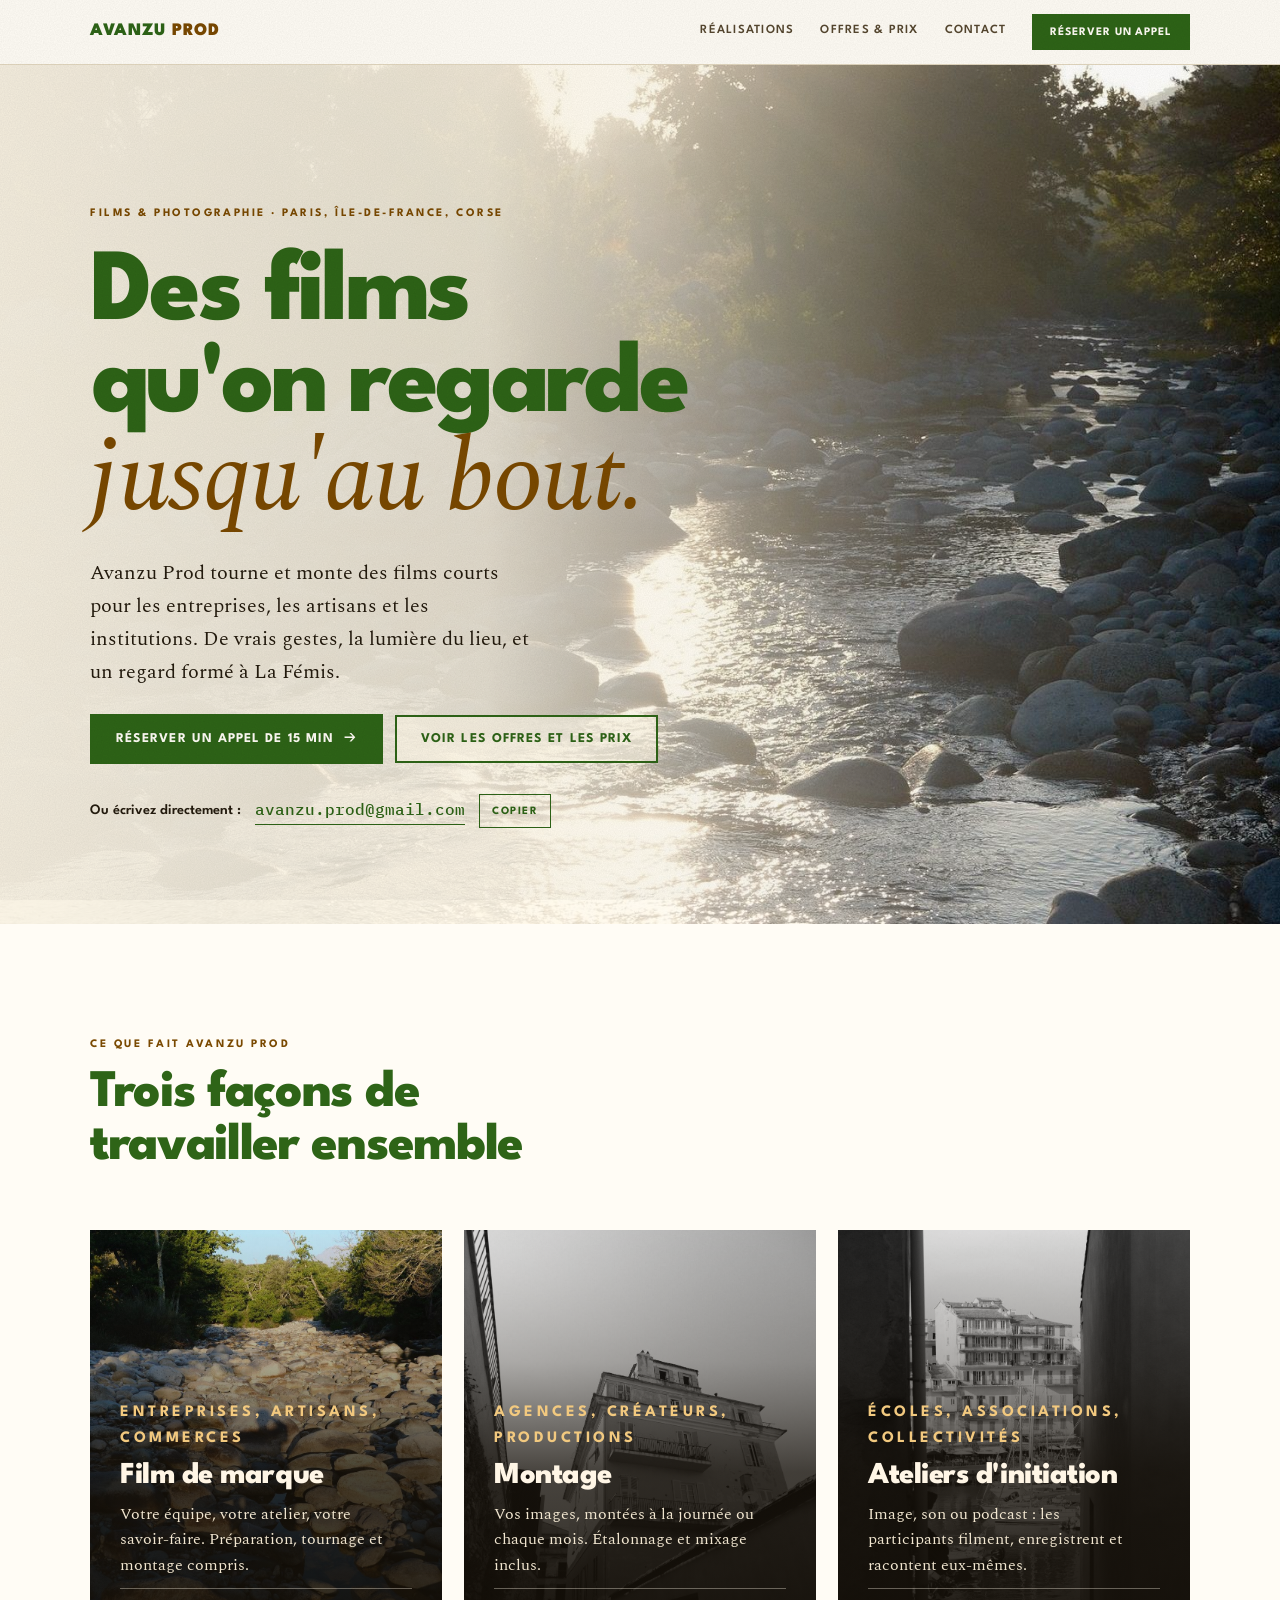
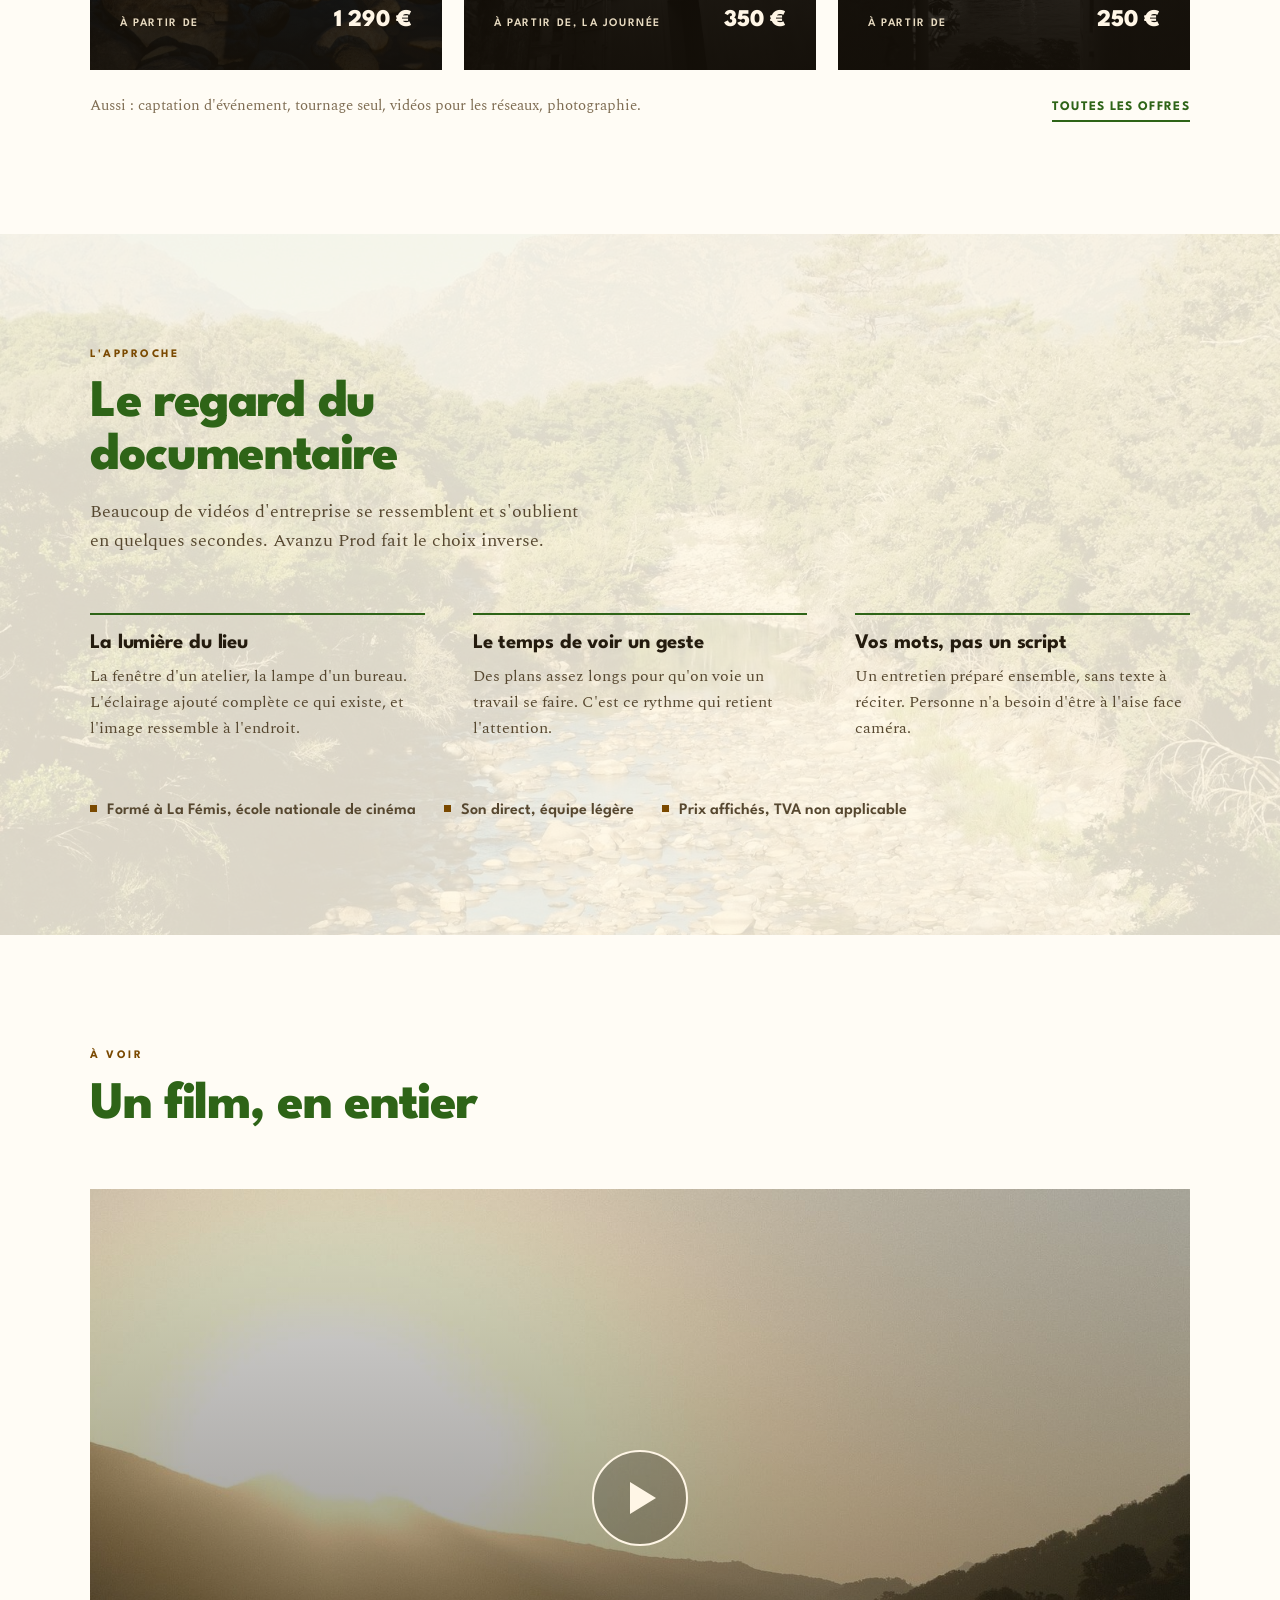
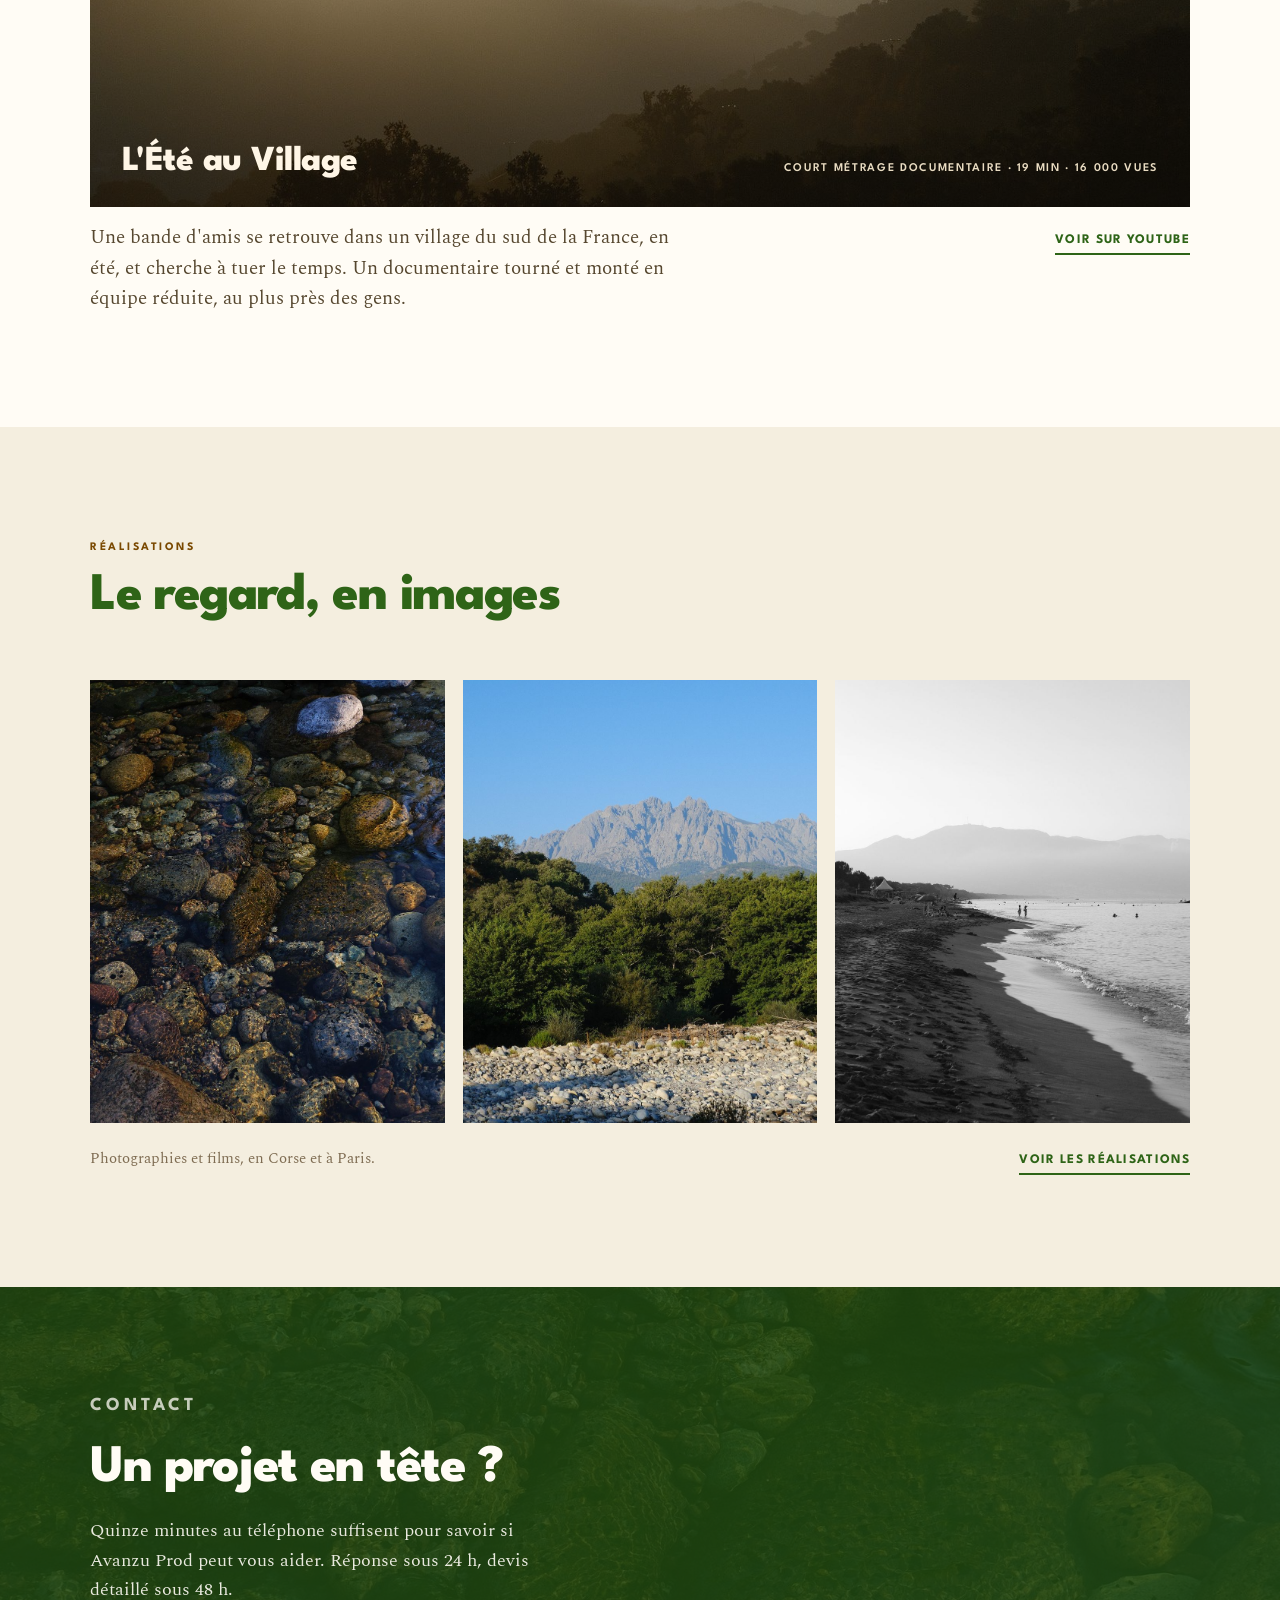
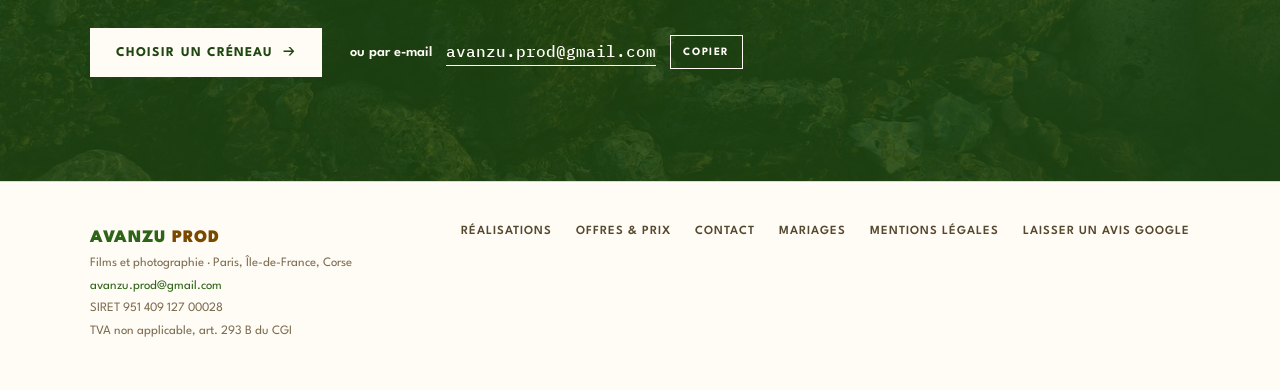
<file: index.html>
<!doctype html>
<html lang="fr">
<head>
<script type="application/ld+json">
{"@context":"https://schema.org","@type":"ProfessionalService","name":"Avanzu Prod","url":"https://avanzuprod.fr/","image":"https://avanzuprod.fr/img/og-image.jpg","email":"avanzu.prod@gmail.com","description":"Montage vidéo, films courts et photographie pour les entreprises, les artisans, les commerces et les institutions, à Paris et en Île-de-France.","foundingDate":"2026-09-13","sameAs":["https://g.page/r/CUHLwOiYHUe9EBM"],"priceRange":"250 € – 1 290 €","address":{"@type":"PostalAddress","addressLocality":"Paris","postalCode":"75018","addressCountry":"FR"},"areaServed":[{"@type":"City","name":"Paris"},{"@type":"AdministrativeArea","name":"Île-de-France"}],"openingHoursSpecification":[{"@type":"OpeningHoursSpecification","dayOfWeek":["Monday","Tuesday","Wednesday","Thursday","Friday","Saturday","Sunday"],"opens":"09:00","closes":"22:00"}],"makesOffer":[{"@type":"Offer","name":"Film de marque","price":"1290","priceCurrency":"EUR","url":"https://avanzuprod.fr/offres.html#film"},{"@type":"Offer","name":"Montage vidéo (la journée)","price":"350","priceCurrency":"EUR","url":"https://avanzuprod.fr/offres.html#montage"},{"@type":"Offer","name":"Atelier d'initiation vidéo et podcast","price":"250","priceCurrency":"EUR","url":"https://avanzuprod.fr/offres.html#ateliers"},{"@type":"Offer","name":"Captation d'événement multicaméra (la journée)","price":"590","priceCurrency":"EUR","url":"https://avanzuprod.fr/offres.html"}]}
</script>
<meta charset="utf-8">
<meta name="viewport" content="width=device-width,initial-scale=1,viewport-fit=cover">
<title>Avanzu Prod — Films et photographie · Paris, Île-de-France, Corse</title>
<meta name="description" content="Avanzu Prod tourne et monte des films courts pour les entreprises, les artisans et les institutions, à Paris, en Île-de-France et en Corse. Prix affichés, réponse sous 24 h.">
<link rel="canonical" href="https://avanzuprod.fr/">
<meta property="og:type" content="website">
<meta property="og:locale" content="fr_FR">
<meta property="og:site_name" content="Avanzu Prod">
<meta property="og:title" content="Avanzu Prod — Films et photographie · Paris, Île-de-France, Corse">
<meta property="og:description" content="Avanzu Prod tourne et monte des films courts pour les entreprises, les artisans et les institutions, à Paris, en Île-de-France et en Corse. Prix affichés, réponse sous 24 h.">
<meta property="og:url" content="https://avanzuprod.fr/">
<meta property="og:image" content="https://avanzuprod.fr/img/og-image.jpg">
<meta name="theme-color" content="#F9D9A6">
<link rel="icon" href="data:image/svg+xml,%3Csvg xmlns='http://www.w3.org/2000/svg' viewBox='0 0 64 64'%3E%3Crect width='64' height='64' fill='%23F9D9A6'/%3E%3Ctext x='32' y='47' font-family='Arial,sans-serif' font-weight='900' font-size='42' text-anchor='middle' fill='%232E6417'%3EA%3C/text%3E%3C/svg%3E">
<link rel="preconnect" href="https://fonts.googleapis.com">
<link rel="preconnect" href="https://fonts.gstatic.com" crossorigin>
<link rel="stylesheet" href="https://fonts.googleapis.com/css2?family=League+Spartan:wght@500;600;700;800;900&family=Spectral:ital,wght@0,400;0,500;1,400&family=IBM+Plex+Mono:wght@500&display=swap">
<link rel="stylesheet" href="style.css">
</head>
<body>
<header class="top">
  <div class="w">
    <a class="logo" href="index.html">AVANZU<span>&nbsp;PROD</span></a>
    <button class="menu-btn" id="menu-btn" type="button" aria-expanded="false" aria-controls="nav">Menu</button>
    <nav class="nav" id="nav" aria-label="Navigation principale">
      <a href="realisations.html">Réalisations</a><a href="offres.html">Offres & prix</a><a href="contact.html">Contact</a>
      <a class="btn" href="https://cal.com/avanzu-prod" target="_blank" rel="noopener">Réserver un appel</a>
    </nav>
  </div>
</header>

<main>
<div class="hero photo-bg">
  <img class="bg" src="img/fond-riviere.jpg" alt="Rivière de montagne à contre-jour, entre les rochers" fetchpriority="high" decoding="async" width="1600" height="1000">
  <div class="w">
    <p class="eyebrow">Films &amp; photographie · Paris, Île-de-France, Corse</p>
    <h1>Des films qu'on regarde <em>jusqu'au bout.</em></h1>
    <p class="sub">Avanzu Prod tourne et monte des films courts pour les entreprises, les artisans et les institutions. De vrais gestes, la lumière du lieu, et un regard formé à La Fémis.</p>
    <div class="acts">
      <a class="btn" href="https://cal.com/avanzu-prod" target="_blank" rel="noopener">Réserver un appel de 15 min <span class="ar">→</span></a>
      <a class="btn line" href="offres.html">Voir les offres et les prix</a>
    </div>
    <div class="mail"><span class="lab">Ou écrivez directement :</span><a class="addr" href="mailto:avanzu.prod@gmail.com">avanzu.prod@gmail.com</a><button class="copy" type="button">Copier</button></div>
  </div>
</div>

<section class="sec">
  <div class="w">
    <div class="head">
      <p class="eyebrow">Ce que fait Avanzu Prod</p>
      <h2>Trois façons de travailler ensemble</h2>
    </div>
    <div class="tiles">
      <a class="tile" href="offres.html#film">
        <img src="img/rush-0417-4.jpg" alt="Galets au soleil dans un lit de rivière" loading="lazy" decoding="async" width="933" height="1400">
        <p class="eyebrow">Entreprises, artisans, commerces</p>
        <h3>Film de marque</h3>
        <p>Votre équipe, votre atelier, votre savoir-faire. Préparation, tournage et montage compris.</p>
        <span class="from"><span>À partir de</span><b>1 290 €</b></span>
      </a>
      <a class="tile" href="offres.html#montage">
        <img src="img/rush-0522.jpg" alt="Façade ancienne en contre-plongée, noir et blanc" loading="lazy" decoding="async" width="933" height="1400">
        <p class="eyebrow">Agences, créateurs, productions</p>
        <h3>Montage</h3>
        <p>Vos images, montées à la journée ou chaque mois. Étalonnage et mixage inclus.</p>
        <span class="from"><span>À partir de, la journée</span><b>350 €</b></span>
      </a>
      <a class="tile" href="offres.html#ateliers">
        <img src="img/rush-0524-3.jpg" alt="Port vu depuis une ruelle, noir et blanc" loading="lazy" decoding="async" width="933" height="1400">
        <p class="eyebrow">Écoles, associations, collectivités</p>
        <h3>Ateliers d'initiation</h3>
        <p>Image, son ou podcast : les participants filment, enregistrent et racontent eux-mêmes.</p>
        <span class="from"><span>À partir de</span><b>250 €</b></span>
      </a>
    </div>
    <div class="row-end"><p class="fine">Aussi : captation d'événement, tournage seul, vidéos pour les réseaux, photographie.</p><a class="link" href="offres.html">Toutes les offres</a></div>
  </div>
</section>

<section class="sec veiled photo-bg">
  <img class="bg" src="img/fond-vallee.jpg" alt="" loading="lazy" decoding="async" width="1600" height="1000">
  <div class="w">
    <div class="head">
      <p class="eyebrow">L'approche</p>
      <h2>Le regard du documentaire</h2>
      <p class="lede">Beaucoup de vidéos d'entreprise se ressemblent et s'oublient en quelques secondes. Avanzu Prod fait le choix inverse.</p>
    </div>
    <div class="princ">
      <div><h3>La lumière du lieu</h3><p>La fenêtre d'un atelier, la lampe d'un bureau. L'éclairage ajouté complète ce qui existe, et l'image ressemble à l'endroit.</p></div>
      <div><h3>Le temps de voir un geste</h3><p>Des plans assez longs pour qu'on voie un travail se faire. C'est ce rythme qui retient l'attention.</p></div>
      <div><h3>Vos mots, pas un script</h3><p>Un entretien préparé ensemble, sans texte à réciter. Personne n'a besoin d'être à l'aise face caméra.</p></div>
    </div>
    <p class="fact"><span>Formé à La Fémis, école nationale de cinéma</span><span>Son direct, équipe légère</span><span>Prix affichés, TVA non applicable</span></p>
  </div>
</section>

<section class="sec">
  <div class="w">
    <div class="head">
      <p class="eyebrow">À voir</p>
      <h2>Un film, en entier</h2>
    </div>
    <a class="film" href="https://www.youtube.com/watch?v=5bgRZIS1aNk" target="_blank" rel="noopener" data-yt="5bgRZIS1aNk" aria-label="Regarder L'Été au Village sur YouTube">
      <img src="img/affiche-film.jpg" alt="" loading="lazy" decoding="async" width="1600" height="900">
      <span class="play" aria-hidden="true"></span>
      <span class="t"><b>L'Été au Village</b><span>Court métrage documentaire · 19 min · 16 000 vues</span></span>
    </a>
    <div class="film-note"><p>Une bande d'amis se retrouve dans un village du sud de la France, en été, et cherche à tuer le temps. Un documentaire tourné et monté en équipe réduite, au plus près des gens.</p><a class="link" href="https://www.youtube.com/watch?v=5bgRZIS1aNk" target="_blank" rel="noopener">Voir sur YouTube</a></div>
  </div>
</section>

<section class="sec sand">
  <div class="w">
    <div class="head">
      <p class="eyebrow">Réalisations</p>
      <h2>Le regard, en images</h2>
    </div>
    <div class="grid-img">
      <img src="img/rush-0407-3.jpg" alt="Galets dans l'eau claire d'une rivière" loading="lazy" decoding="async" width="933" height="1400">
      <img src="img/rush-0459.jpg" alt="Crête de montagne au-dessus de la forêt" loading="lazy" decoding="async" width="933" height="1400">
      <img src="img/rush-0047-3.jpg" alt="Plage en noir et blanc au pied des montagnes" loading="lazy" decoding="async" width="933" height="1400">
    </div>
    <div class="row-end"><p class="fine">Photographies et films, en Corse et à Paris.</p><a class="link" href="realisations.html">Voir les réalisations</a></div>
  </div>
</section>
<section class="call photo-bg">
  <img class="bg" src="img/fond-galets.jpg" alt="" loading="lazy" decoding="async" width="1600" height="1000">
  <div class="w">
    <p class="eyebrow">Contact</p>
    <h2>Un projet en tête ?</h2>
    <p>Quinze minutes au téléphone suffisent pour savoir si Avanzu Prod peut vous aider. Réponse sous 24 h, devis détaillé sous 48 h.</p>
    <div class="two-ways">
      <a class="btn" href="https://cal.com/avanzu-prod" target="_blank" rel="noopener">Choisir un créneau <span class="ar">→</span></a>
      <div class="mail"><span class="lab">ou par e-mail</span><a class="addr" href="mailto:avanzu.prod@gmail.com">avanzu.prod@gmail.com</a><button class="copy" type="button">Copier</button></div>
    </div>
  </div>
</section>
</main>
<footer>
  <div class="w">
    <div>
      <a class="logo" href="index.html">AVANZU<span>&nbsp;PROD</span></a>
      <p>Films et photographie · Paris, Île-de-France, Corse<br><a href="mailto:avanzu.prod@gmail.com">avanzu.prod@gmail.com</a><br>SIRET 951 409 127 00028<br>TVA non applicable, art. 293 B du CGI</p>
    </div>
    <nav aria-label="Liens secondaires">
      <a href="realisations.html">Réalisations</a>
      <a href="offres.html">Offres &amp; prix</a>
      <a href="contact.html">Contact</a>
      <a href="mariages.html">Mariages</a>
      <a href="mentions-legales.html">Mentions légales</a>
      <a href="https://g.page/r/CUHLwOiYHUe9EBM/review" target="_blank" rel="noopener">Laisser un avis Google</a>
    </nav>
  </div>
</footer>
<div class="stick"><a class="btn" href="https://cal.com/avanzu-prod" target="_blank" rel="noopener">Réserver un appel de 15 min</a></div>
<script>window.AVZ_EMBED=true;</script>
<script>
(function(){
  var b=document.getElementById('menu-btn'),n=document.getElementById('nav');
  if(b&&n){b.addEventListener('click',function(){var o=n.classList.toggle('open');b.setAttribute('aria-expanded',o?'true':'false');b.textContent=o?'Fermer':'Menu';});}
  if(window.AVZ_EMBED){document.querySelectorAll('[data-yt]').forEach(function(a){a.addEventListener('click',function(e){e.preventDefault();var f=document.createElement('iframe');f.className='film-frame';f.src='https://www.youtube-nocookie.com/embed/'+a.getAttribute('data-yt')+'?autoplay=1&rel=0';f.title="L'Été au Village";f.allow='autoplay; encrypted-media; picture-in-picture; fullscreen';f.allowFullscreen=true;a.replaceWith(f);});});}
  document.querySelectorAll('.copy').forEach(function(c){c.addEventListener('click',function(){
    var el=c.parentNode.querySelector('.addr'),t=el.textContent;
    function sel(){var r=document.createRange();r.selectNodeContents(el);var s=getSelection();s.removeAllRanges();s.addRange(r);}
    try{navigator.clipboard.writeText(t).then(function(){c.textContent='Copié';setTimeout(function(){c.textContent='Copier';},1800);},sel);}catch(e){sel();}
  });});
})();
</script>
</body>
</html>
</file>
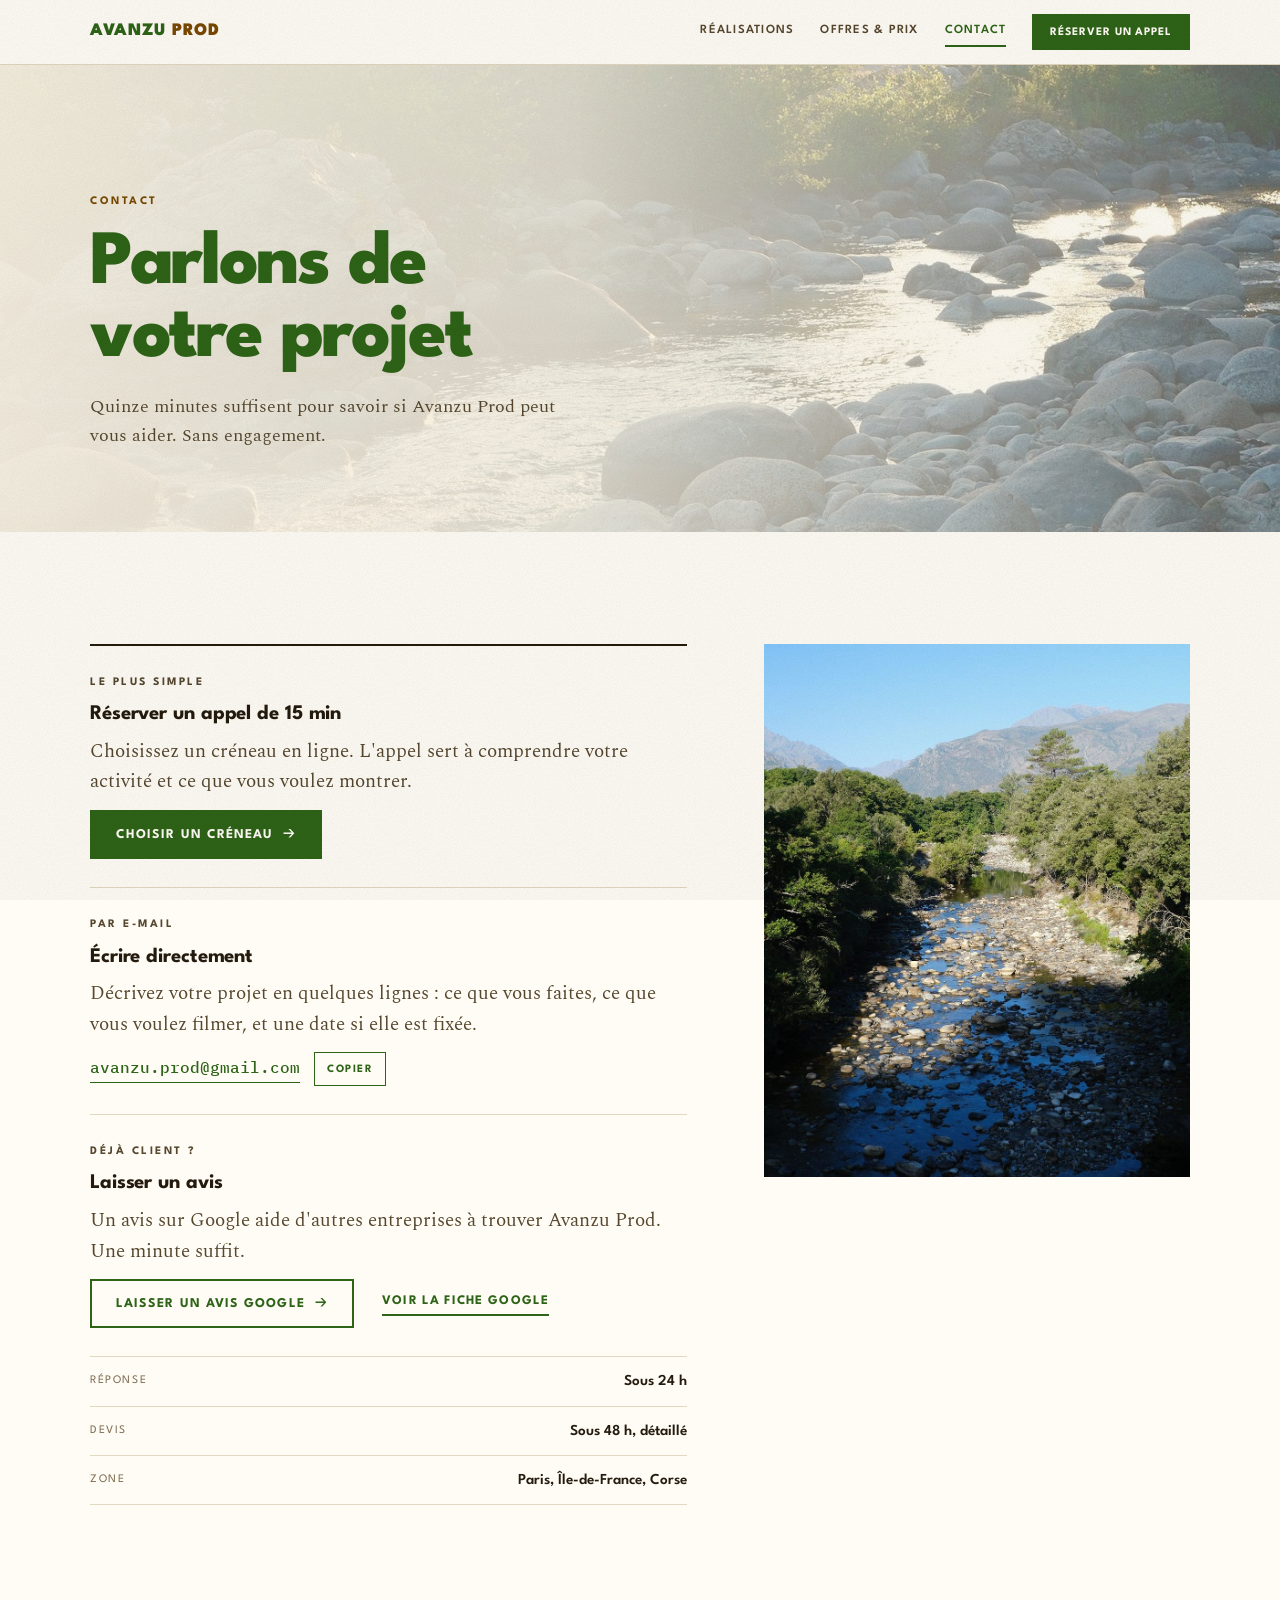
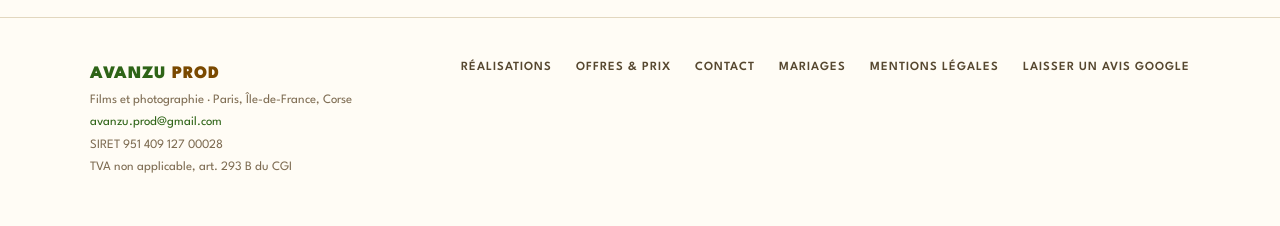
<file: contact.html>
<!doctype html>
<html lang="fr">
<head>
<meta charset="utf-8">
<meta name="viewport" content="width=device-width,initial-scale=1,viewport-fit=cover">
<title>Contact — Avanzu Prod</title>
<meta name="description" content="Réserver un appel de 15 minutes ou écrire à Avanzu Prod. Réponse sous 24 h, devis détaillé sous 48 h.">
<link rel="canonical" href="https://avanzuprod.fr/contact.html">
<meta property="og:type" content="website">
<meta property="og:locale" content="fr_FR">
<meta property="og:site_name" content="Avanzu Prod">
<meta property="og:title" content="Contact — Avanzu Prod">
<meta property="og:description" content="Réserver un appel de 15 minutes ou écrire à Avanzu Prod. Réponse sous 24 h, devis détaillé sous 48 h.">
<meta property="og:url" content="https://avanzuprod.fr/contact.html">
<meta property="og:image" content="https://avanzuprod.fr/img/og-image.jpg">
<meta name="theme-color" content="#F9D9A6">
<link rel="icon" href="data:image/svg+xml,%3Csvg xmlns='http://www.w3.org/2000/svg' viewBox='0 0 64 64'%3E%3Crect width='64' height='64' fill='%23F9D9A6'/%3E%3Ctext x='32' y='47' font-family='Arial,sans-serif' font-weight='900' font-size='42' text-anchor='middle' fill='%232E6417'%3EA%3C/text%3E%3C/svg%3E">
<link rel="preconnect" href="https://fonts.googleapis.com">
<link rel="preconnect" href="https://fonts.gstatic.com" crossorigin>
<link rel="stylesheet" href="https://fonts.googleapis.com/css2?family=League+Spartan:wght@500;600;700;800;900&family=Spectral:ital,wght@0,400;0,500;1,400&family=IBM+Plex+Mono:wght@500&display=swap">
<link rel="stylesheet" href="style.css">
</head>
<body>
<header class="top">
  <div class="w">
    <a class="logo" href="index.html">AVANZU<span>&nbsp;PROD</span></a>
    <button class="menu-btn" id="menu-btn" type="button" aria-expanded="false" aria-controls="nav">Menu</button>
    <nav class="nav" id="nav" aria-label="Navigation principale">
      <a href="realisations.html">Réalisations</a><a href="offres.html">Offres & prix</a><a href="contact.html" aria-current="page">Contact</a>
      <a class="btn" href="https://cal.com/avanzu-prod" target="_blank" rel="noopener">Réserver un appel</a>
    </nav>
  </div>
</header>

<main>
<div class="page-head photo-bg">
  <img class="bg" src="img/fond-matin.jpg" alt="" fetchpriority="high" decoding="async" width="1600" height="1000">
  <div class="w">
    <p class="eyebrow">Contact</p>
    <h1>Parlons de votre projet</h1>
    <p class="lede">Quinze minutes suffisent pour savoir si Avanzu Prod peut vous aider. Sans engagement.</p>
  </div>
</div>
<section class="sec">
  <div class="w contact-grid">
    <div class="ways">
      <div class="way">
        <p class="eyebrow">Le plus simple</p>
        <h3>Réserver un appel de 15 min</h3>
        <p>Choisissez un créneau en ligne. L'appel sert à comprendre votre activité et ce que vous voulez montrer.</p>
        <div><a class="btn" href="https://cal.com/avanzu-prod" target="_blank" rel="noopener">Choisir un créneau <span class="ar">→</span></a></div>
      </div>
      <div class="way">
        <p class="eyebrow">Par e-mail</p>
        <h3>Écrire directement</h3>
        <p>Décrivez votre projet en quelques lignes : ce que vous faites, ce que vous voulez filmer, et une date si elle est fixée.</p>
        <div class="mail"><a class="addr" href="mailto:avanzu.prod@gmail.com">avanzu.prod@gmail.com</a><button class="copy" type="button">Copier</button></div>
      </div>
      <div class="way">
        <p class="eyebrow">Déjà client ?</p>
        <h3>Laisser un avis</h3>
        <p>Un avis sur Google aide d'autres entreprises à trouver Avanzu Prod. Une minute suffit.</p>
        <div class="two-ways"><a class="btn line" href="https://g.page/r/CUHLwOiYHUe9EBM/review" target="_blank" rel="noopener">Laisser un avis Google <span class="ar">→</span></a><a class="link" href="https://g.page/r/CUHLwOiYHUe9EBM" target="_blank" rel="noopener">Voir la fiche Google</a></div>
      </div>
      <dl class="infos">
        <div><dt>Réponse</dt><dd>Sous 24 h</dd></div>
        <div><dt>Devis</dt><dd>Sous 48 h, détaillé</dd></div>
        <div><dt>Zone</dt><dd>Paris, Île-de-France, Corse</dd></div>
      </dl>
    </div>
    <img src="img/rush-0504-3.jpg" alt="Rivière qui serpente vers la montagne" loading="lazy" decoding="async" width="933" height="1400">
  </div>
</section>
</main>
<footer>
  <div class="w">
    <div>
      <a class="logo" href="index.html">AVANZU<span>&nbsp;PROD</span></a>
      <p>Films et photographie · Paris, Île-de-France, Corse<br><a href="mailto:avanzu.prod@gmail.com">avanzu.prod@gmail.com</a><br>SIRET 951 409 127 00028<br>TVA non applicable, art. 293 B du CGI</p>
    </div>
    <nav aria-label="Liens secondaires">
      <a href="realisations.html">Réalisations</a>
      <a href="offres.html">Offres &amp; prix</a>
      <a href="contact.html">Contact</a>
      <a href="mariages.html">Mariages</a>
      <a href="mentions-legales.html">Mentions légales</a>
      <a href="https://g.page/r/CUHLwOiYHUe9EBM/review" target="_blank" rel="noopener">Laisser un avis Google</a>
    </nav>
  </div>
</footer>
<div class="stick"><a class="btn" href="https://cal.com/avanzu-prod" target="_blank" rel="noopener">Réserver un appel de 15 min</a></div>
<script>window.AVZ_EMBED=true;</script>
<script>
(function(){
  var b=document.getElementById('menu-btn'),n=document.getElementById('nav');
  if(b&&n){b.addEventListener('click',function(){var o=n.classList.toggle('open');b.setAttribute('aria-expanded',o?'true':'false');b.textContent=o?'Fermer':'Menu';});}
  if(window.AVZ_EMBED){document.querySelectorAll('[data-yt]').forEach(function(a){a.addEventListener('click',function(e){e.preventDefault();var f=document.createElement('iframe');f.className='film-frame';f.src='https://www.youtube-nocookie.com/embed/'+a.getAttribute('data-yt')+'?autoplay=1&rel=0';f.title="L'Été au Village";f.allow='autoplay; encrypted-media; picture-in-picture; fullscreen';f.allowFullscreen=true;a.replaceWith(f);});});}
  document.querySelectorAll('.copy').forEach(function(c){c.addEventListener('click',function(){
    var el=c.parentNode.querySelector('.addr'),t=el.textContent;
    function sel(){var r=document.createRange();r.selectNodeContents(el);var s=getSelection();s.removeAllRanges();s.addRange(r);}
    try{navigator.clipboard.writeText(t).then(function(){c.textContent='Copié';setTimeout(function(){c.textContent='Copier';},1800);},sel);}catch(e){sel();}
  });});
})();
</script>
</body>
</html>
</file>
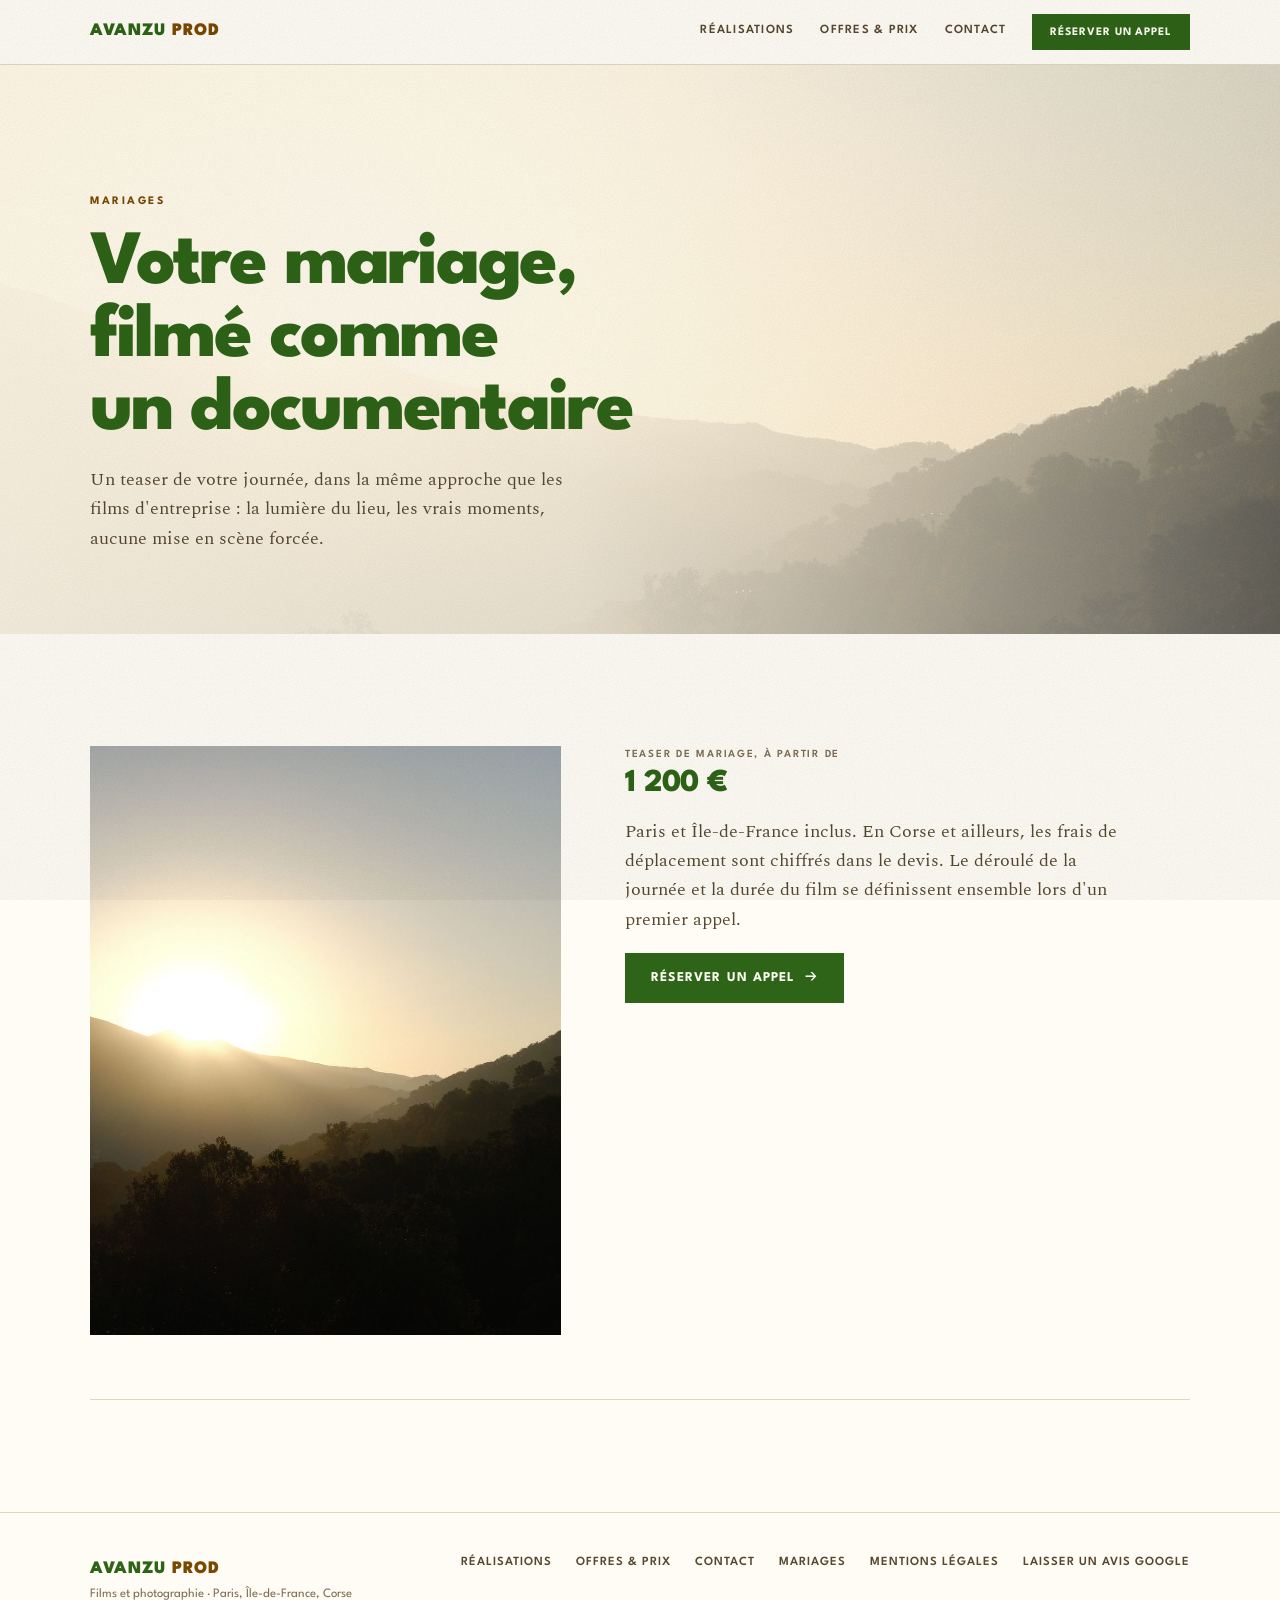
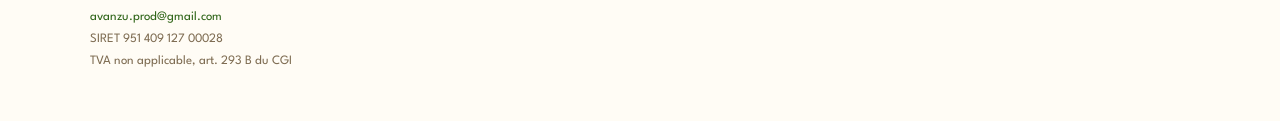
<file: mariages.html>
<!doctype html>
<html lang="fr">
<head>
<meta charset="utf-8">
<meta name="viewport" content="width=device-width,initial-scale=1,viewport-fit=cover">
<title>Mariages — Avanzu Prod</title>
<meta name="description" content="Teaser de mariage filmé comme un documentaire, à Paris, en Île-de-France et en Corse.">
<link rel="canonical" href="https://avanzuprod.fr/mariages.html">
<meta property="og:type" content="website">
<meta property="og:locale" content="fr_FR">
<meta property="og:site_name" content="Avanzu Prod">
<meta property="og:title" content="Mariages — Avanzu Prod">
<meta property="og:description" content="Teaser de mariage filmé comme un documentaire, à Paris, en Île-de-France et en Corse.">
<meta property="og:url" content="https://avanzuprod.fr/mariages.html">
<meta property="og:image" content="https://avanzuprod.fr/img/og-image.jpg">
<meta name="theme-color" content="#F9D9A6">
<link rel="icon" href="data:image/svg+xml,%3Csvg xmlns='http://www.w3.org/2000/svg' viewBox='0 0 64 64'%3E%3Crect width='64' height='64' fill='%23F9D9A6'/%3E%3Ctext x='32' y='47' font-family='Arial,sans-serif' font-weight='900' font-size='42' text-anchor='middle' fill='%232E6417'%3EA%3C/text%3E%3C/svg%3E">
<link rel="preconnect" href="https://fonts.googleapis.com">
<link rel="preconnect" href="https://fonts.gstatic.com" crossorigin>
<link rel="stylesheet" href="https://fonts.googleapis.com/css2?family=League+Spartan:wght@500;600;700;800;900&family=Spectral:ital,wght@0,400;0,500;1,400&family=IBM+Plex+Mono:wght@500&display=swap">
<link rel="stylesheet" href="style.css">
</head>
<body>
<header class="top">
  <div class="w">
    <a class="logo" href="index.html">AVANZU<span>&nbsp;PROD</span></a>
    <button class="menu-btn" id="menu-btn" type="button" aria-expanded="false" aria-controls="nav">Menu</button>
    <nav class="nav" id="nav" aria-label="Navigation principale">
      <a href="realisations.html">Réalisations</a><a href="offres.html">Offres & prix</a><a href="contact.html">Contact</a>
      <a class="btn" href="https://cal.com/avanzu-prod" target="_blank" rel="noopener">Réserver un appel</a>
    </nav>
  </div>
</header>

<main>
<div class="page-head photo-bg">
  <img class="bg" src="img/affiche-film.jpg" alt="" fetchpriority="high" decoding="async" width="1600" height="1000">
  <div class="w">
    <p class="eyebrow">Mariages</p>
    <h1>Votre mariage, filmé comme un documentaire</h1>
    <p class="lede">Un teaser de votre journée, dans la même approche que les films d'entreprise : la lumière du lieu, les vrais moments, aucune mise en scène forcée.</p>
  </div>
</div>
<section class="sec">
  <div class="w">
    <article class="feature">
      <div class="pic"><img src="img/rush-0383-3.jpg" alt="Soleil couchant derrière une crête" loading="lazy" decoding="async" width="933" height="1400"></div>
      <div class="txt">
        <span class="price"><small>Teaser de mariage, à partir de</small><b>1 200 €</b></span>
        <p class="lede">Paris et Île-de-France inclus. En Corse et ailleurs, les frais de déplacement sont chiffrés dans le devis. Le déroulé de la journée et la durée du film se définissent ensemble lors d'un premier appel.</p>
        <div><a class="btn" href="https://cal.com/avanzu-prod" target="_blank" rel="noopener">Réserver un appel <span class="ar">→</span></a></div>
      </div>
    </article>
  </div>
</section>
</main>
<footer>
  <div class="w">
    <div>
      <a class="logo" href="index.html">AVANZU<span>&nbsp;PROD</span></a>
      <p>Films et photographie · Paris, Île-de-France, Corse<br><a href="mailto:avanzu.prod@gmail.com">avanzu.prod@gmail.com</a><br>SIRET 951 409 127 00028<br>TVA non applicable, art. 293 B du CGI</p>
    </div>
    <nav aria-label="Liens secondaires">
      <a href="realisations.html">Réalisations</a>
      <a href="offres.html">Offres &amp; prix</a>
      <a href="contact.html">Contact</a>
      <a href="mariages.html">Mariages</a>
      <a href="mentions-legales.html">Mentions légales</a>
      <a href="https://g.page/r/CUHLwOiYHUe9EBM/review" target="_blank" rel="noopener">Laisser un avis Google</a>
    </nav>
  </div>
</footer>
<div class="stick"><a class="btn" href="https://cal.com/avanzu-prod" target="_blank" rel="noopener">Réserver un appel de 15 min</a></div>
<script>window.AVZ_EMBED=true;</script>
<script>
(function(){
  var b=document.getElementById('menu-btn'),n=document.getElementById('nav');
  if(b&&n){b.addEventListener('click',function(){var o=n.classList.toggle('open');b.setAttribute('aria-expanded',o?'true':'false');b.textContent=o?'Fermer':'Menu';});}
  if(window.AVZ_EMBED){document.querySelectorAll('[data-yt]').forEach(function(a){a.addEventListener('click',function(e){e.preventDefault();var f=document.createElement('iframe');f.className='film-frame';f.src='https://www.youtube-nocookie.com/embed/'+a.getAttribute('data-yt')+'?autoplay=1&rel=0';f.title="L'Été au Village";f.allow='autoplay; encrypted-media; picture-in-picture; fullscreen';f.allowFullscreen=true;a.replaceWith(f);});});}
  document.querySelectorAll('.copy').forEach(function(c){c.addEventListener('click',function(){
    var el=c.parentNode.querySelector('.addr'),t=el.textContent;
    function sel(){var r=document.createRange();r.selectNodeContents(el);var s=getSelection();s.removeAllRanges();s.addRange(r);}
    try{navigator.clipboard.writeText(t).then(function(){c.textContent='Copié';setTimeout(function(){c.textContent='Copier';},1800);},sel);}catch(e){sel();}
  });});
})();
</script>
</body>
</html>
</file>
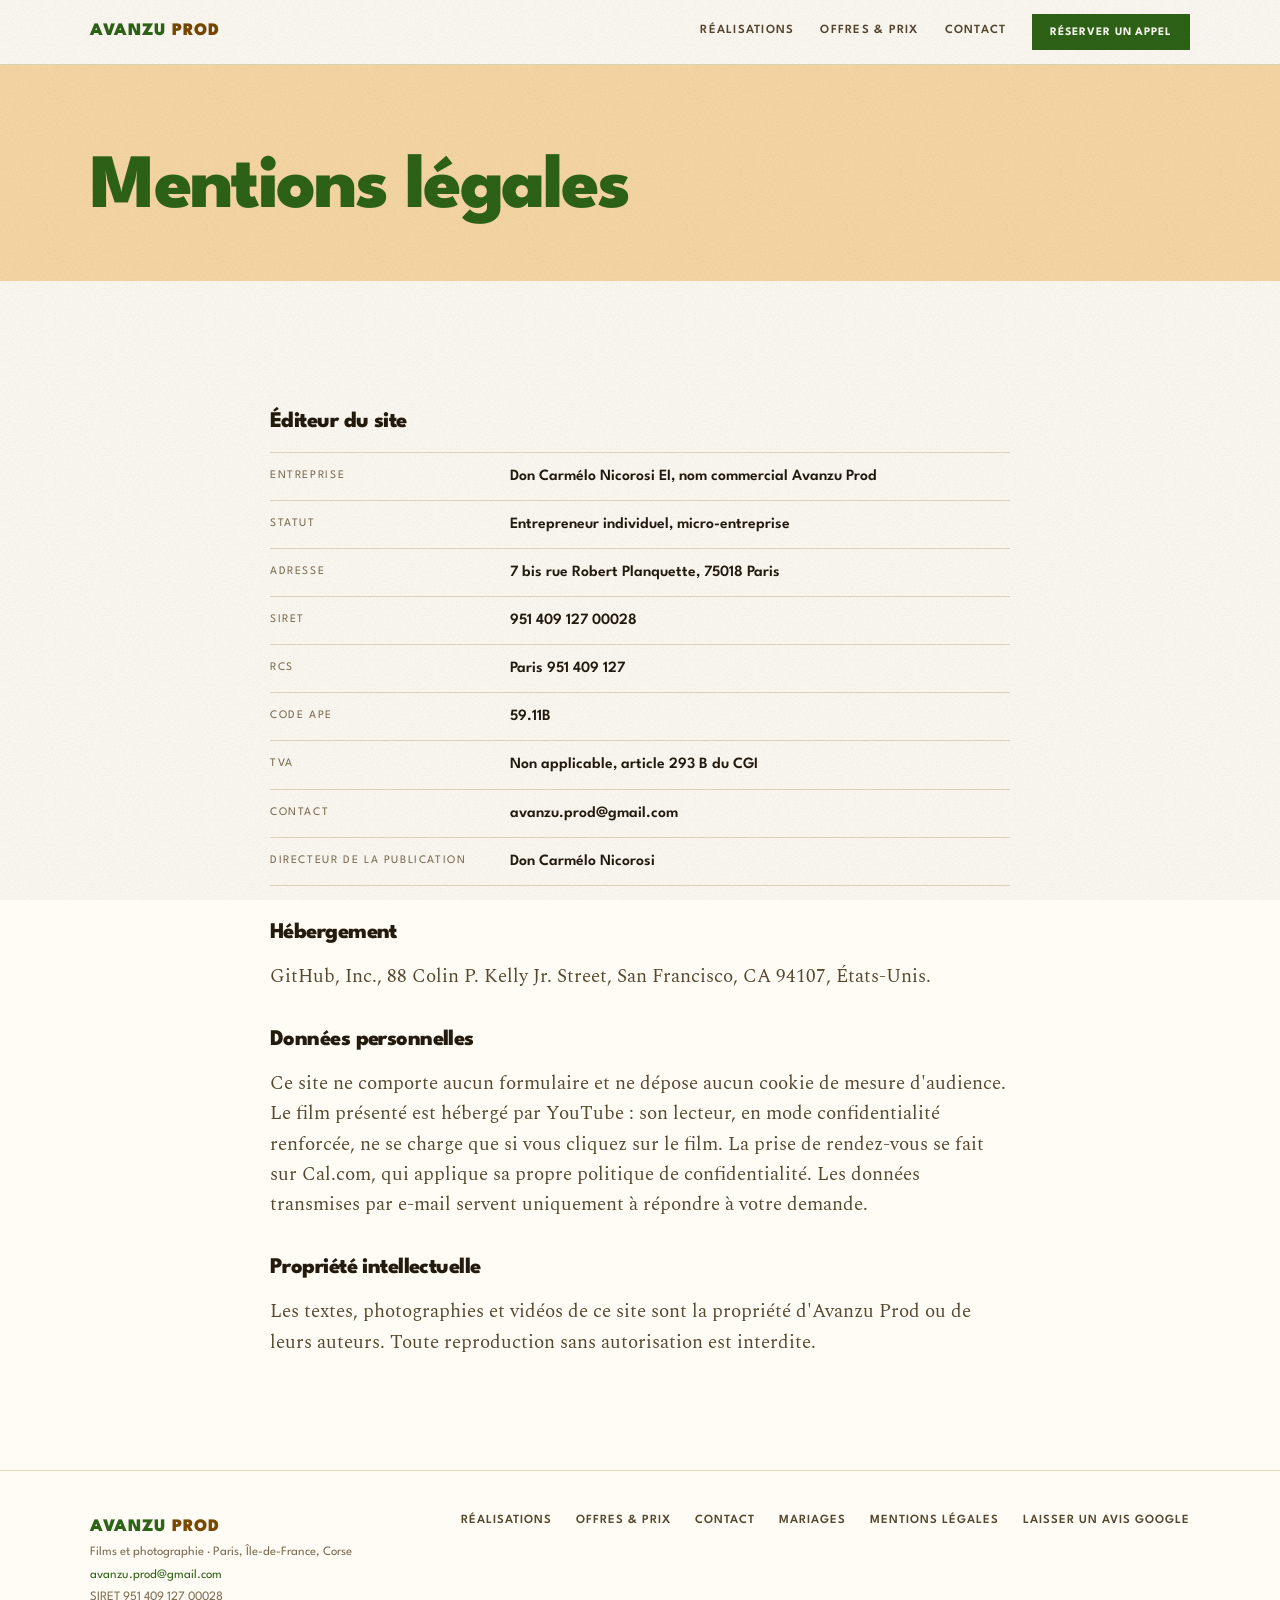
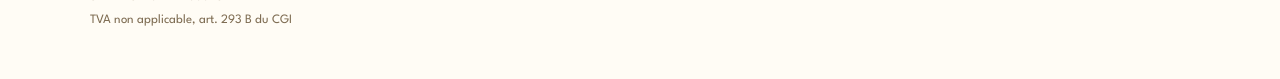
<file: mentions-legales.html>
<!doctype html>
<html lang="fr">
<head>
<meta charset="utf-8">
<meta name="viewport" content="width=device-width,initial-scale=1,viewport-fit=cover">
<title>Mentions légales — Avanzu Prod</title>
<meta name="description" content="Mentions légales du site avanzuprod.fr.">
<link rel="canonical" href="https://avanzuprod.fr/mentions-legales.html">
<meta property="og:type" content="website">
<meta property="og:locale" content="fr_FR">
<meta property="og:site_name" content="Avanzu Prod">
<meta property="og:title" content="Mentions légales — Avanzu Prod">
<meta property="og:description" content="Mentions légales du site avanzuprod.fr.">
<meta property="og:url" content="https://avanzuprod.fr/mentions-legales.html">
<meta property="og:image" content="https://avanzuprod.fr/img/og-image.jpg">
<meta name="theme-color" content="#F9D9A6">
<link rel="icon" href="data:image/svg+xml,%3Csvg xmlns='http://www.w3.org/2000/svg' viewBox='0 0 64 64'%3E%3Crect width='64' height='64' fill='%23F9D9A6'/%3E%3Ctext x='32' y='47' font-family='Arial,sans-serif' font-weight='900' font-size='42' text-anchor='middle' fill='%232E6417'%3EA%3C/text%3E%3C/svg%3E">
<link rel="preconnect" href="https://fonts.googleapis.com">
<link rel="preconnect" href="https://fonts.gstatic.com" crossorigin>
<link rel="stylesheet" href="https://fonts.googleapis.com/css2?family=League+Spartan:wght@500;600;700;800;900&family=Spectral:ital,wght@0,400;0,500;1,400&family=IBM+Plex+Mono:wght@500&display=swap">
<link rel="stylesheet" href="style.css">
</head>
<body>
<header class="top">
  <div class="w">
    <a class="logo" href="index.html">AVANZU<span>&nbsp;PROD</span></a>
    <button class="menu-btn" id="menu-btn" type="button" aria-expanded="false" aria-controls="nav">Menu</button>
    <nav class="nav" id="nav" aria-label="Navigation principale">
      <a href="realisations.html">Réalisations</a><a href="offres.html">Offres & prix</a><a href="contact.html">Contact</a>
      <a class="btn" href="https://cal.com/avanzu-prod" target="_blank" rel="noopener">Réserver un appel</a>
    </nav>
  </div>
</header>

<main>
<div class="page-head">
  <div class="w">
    <h1>Mentions légales</h1>
  </div>
</div>
<section class="sec">
  <div class="w legal">
    <h2>Éditeur du site</h2>
    <dl>
      <div><dt>Entreprise</dt><dd>Don Carmélo Nicorosi EI, nom commercial Avanzu Prod</dd></div>
      <div><dt>Statut</dt><dd>Entrepreneur individuel, micro-entreprise</dd></div>
      <div><dt>Adresse</dt><dd>7 bis rue Robert Planquette, 75018 Paris</dd></div>
      <div><dt>SIRET</dt><dd>951 409 127 00028</dd></div>
      <div><dt>RCS</dt><dd>Paris 951 409 127</dd></div>
      <div><dt>Code APE</dt><dd>59.11B</dd></div>
      <div><dt>TVA</dt><dd>Non applicable, article 293 B du CGI</dd></div>
      <div><dt>Contact</dt><dd>avanzu.prod@gmail.com</dd></div>
      <div><dt>Directeur de la publication</dt><dd>Don Carmélo Nicorosi</dd></div>
    </dl>
    <h2>Hébergement</h2>
    <p>GitHub, Inc., 88 Colin P. Kelly Jr. Street, San Francisco, CA 94107, États-Unis.</p>
    <h2>Données personnelles</h2>
    <p>Ce site ne comporte aucun formulaire et ne dépose aucun cookie de mesure d'audience. Le film présenté est hébergé par YouTube : son lecteur, en mode confidentialité renforcée, ne se charge que si vous cliquez sur le film. La prise de rendez-vous se fait sur Cal.com, qui applique sa propre politique de confidentialité. Les données transmises par e-mail servent uniquement à répondre à votre demande.</p>
    <h2>Propriété intellectuelle</h2>
    <p>Les textes, photographies et vidéos de ce site sont la propriété d'Avanzu Prod ou de leurs auteurs. Toute reproduction sans autorisation est interdite.</p>
  </div>
</section>
</main>
<footer>
  <div class="w">
    <div>
      <a class="logo" href="index.html">AVANZU<span>&nbsp;PROD</span></a>
      <p>Films et photographie · Paris, Île-de-France, Corse<br><a href="mailto:avanzu.prod@gmail.com">avanzu.prod@gmail.com</a><br>SIRET 951 409 127 00028<br>TVA non applicable, art. 293 B du CGI</p>
    </div>
    <nav aria-label="Liens secondaires">
      <a href="realisations.html">Réalisations</a>
      <a href="offres.html">Offres &amp; prix</a>
      <a href="contact.html">Contact</a>
      <a href="mariages.html">Mariages</a>
      <a href="mentions-legales.html">Mentions légales</a>
      <a href="https://g.page/r/CUHLwOiYHUe9EBM/review" target="_blank" rel="noopener">Laisser un avis Google</a>
    </nav>
  </div>
</footer>
<div class="stick"><a class="btn" href="https://cal.com/avanzu-prod" target="_blank" rel="noopener">Réserver un appel de 15 min</a></div>
<script>window.AVZ_EMBED=true;</script>
<script>
(function(){
  var b=document.getElementById('menu-btn'),n=document.getElementById('nav');
  if(b&&n){b.addEventListener('click',function(){var o=n.classList.toggle('open');b.setAttribute('aria-expanded',o?'true':'false');b.textContent=o?'Fermer':'Menu';});}
  if(window.AVZ_EMBED){document.querySelectorAll('[data-yt]').forEach(function(a){a.addEventListener('click',function(e){e.preventDefault();var f=document.createElement('iframe');f.className='film-frame';f.src='https://www.youtube-nocookie.com/embed/'+a.getAttribute('data-yt')+'?autoplay=1&rel=0';f.title="L'Été au Village";f.allow='autoplay; encrypted-media; picture-in-picture; fullscreen';f.allowFullscreen=true;a.replaceWith(f);});});}
  document.querySelectorAll('.copy').forEach(function(c){c.addEventListener('click',function(){
    var el=c.parentNode.querySelector('.addr'),t=el.textContent;
    function sel(){var r=document.createRange();r.selectNodeContents(el);var s=getSelection();s.removeAllRanges();s.addRange(r);}
    try{navigator.clipboard.writeText(t).then(function(){c.textContent='Copié';setTimeout(function(){c.textContent='Copier';},1800);},sel);}catch(e){sel();}
  });});
})();
</script>
</body>
</html>
</file>
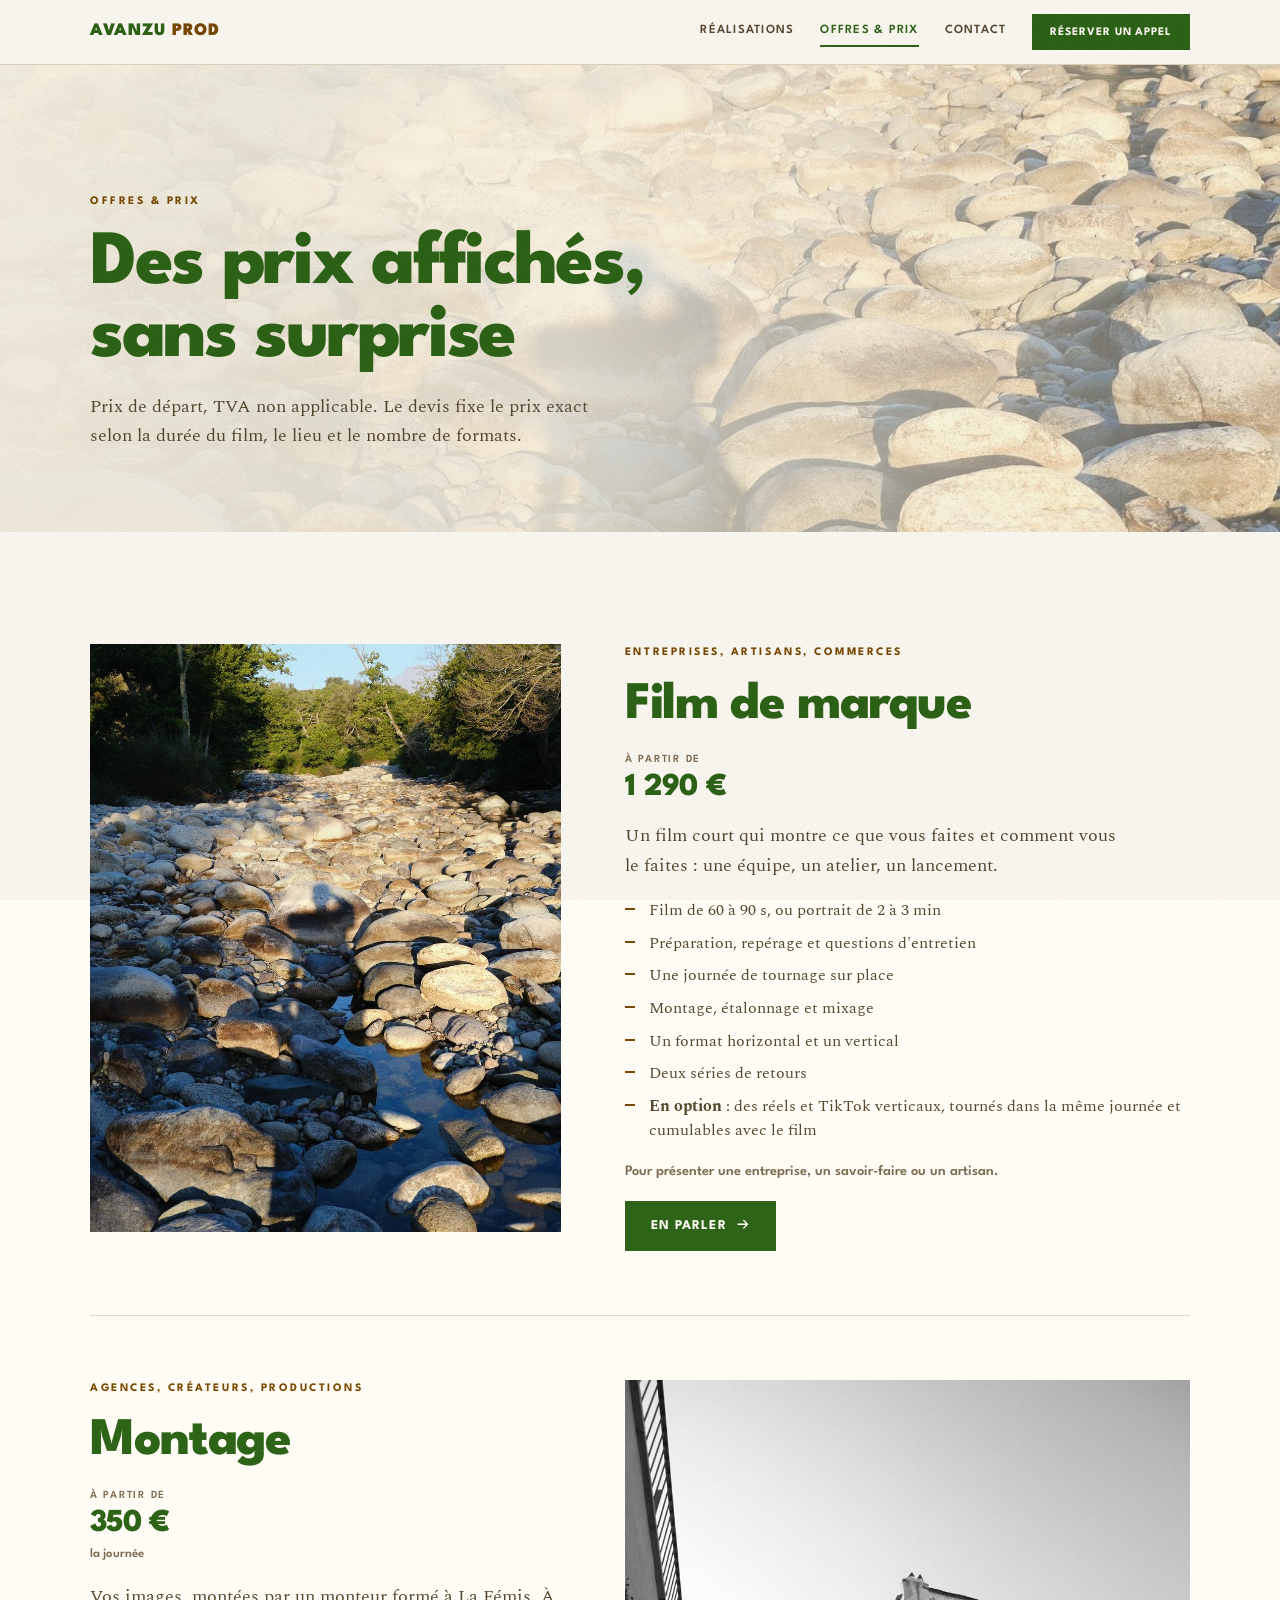
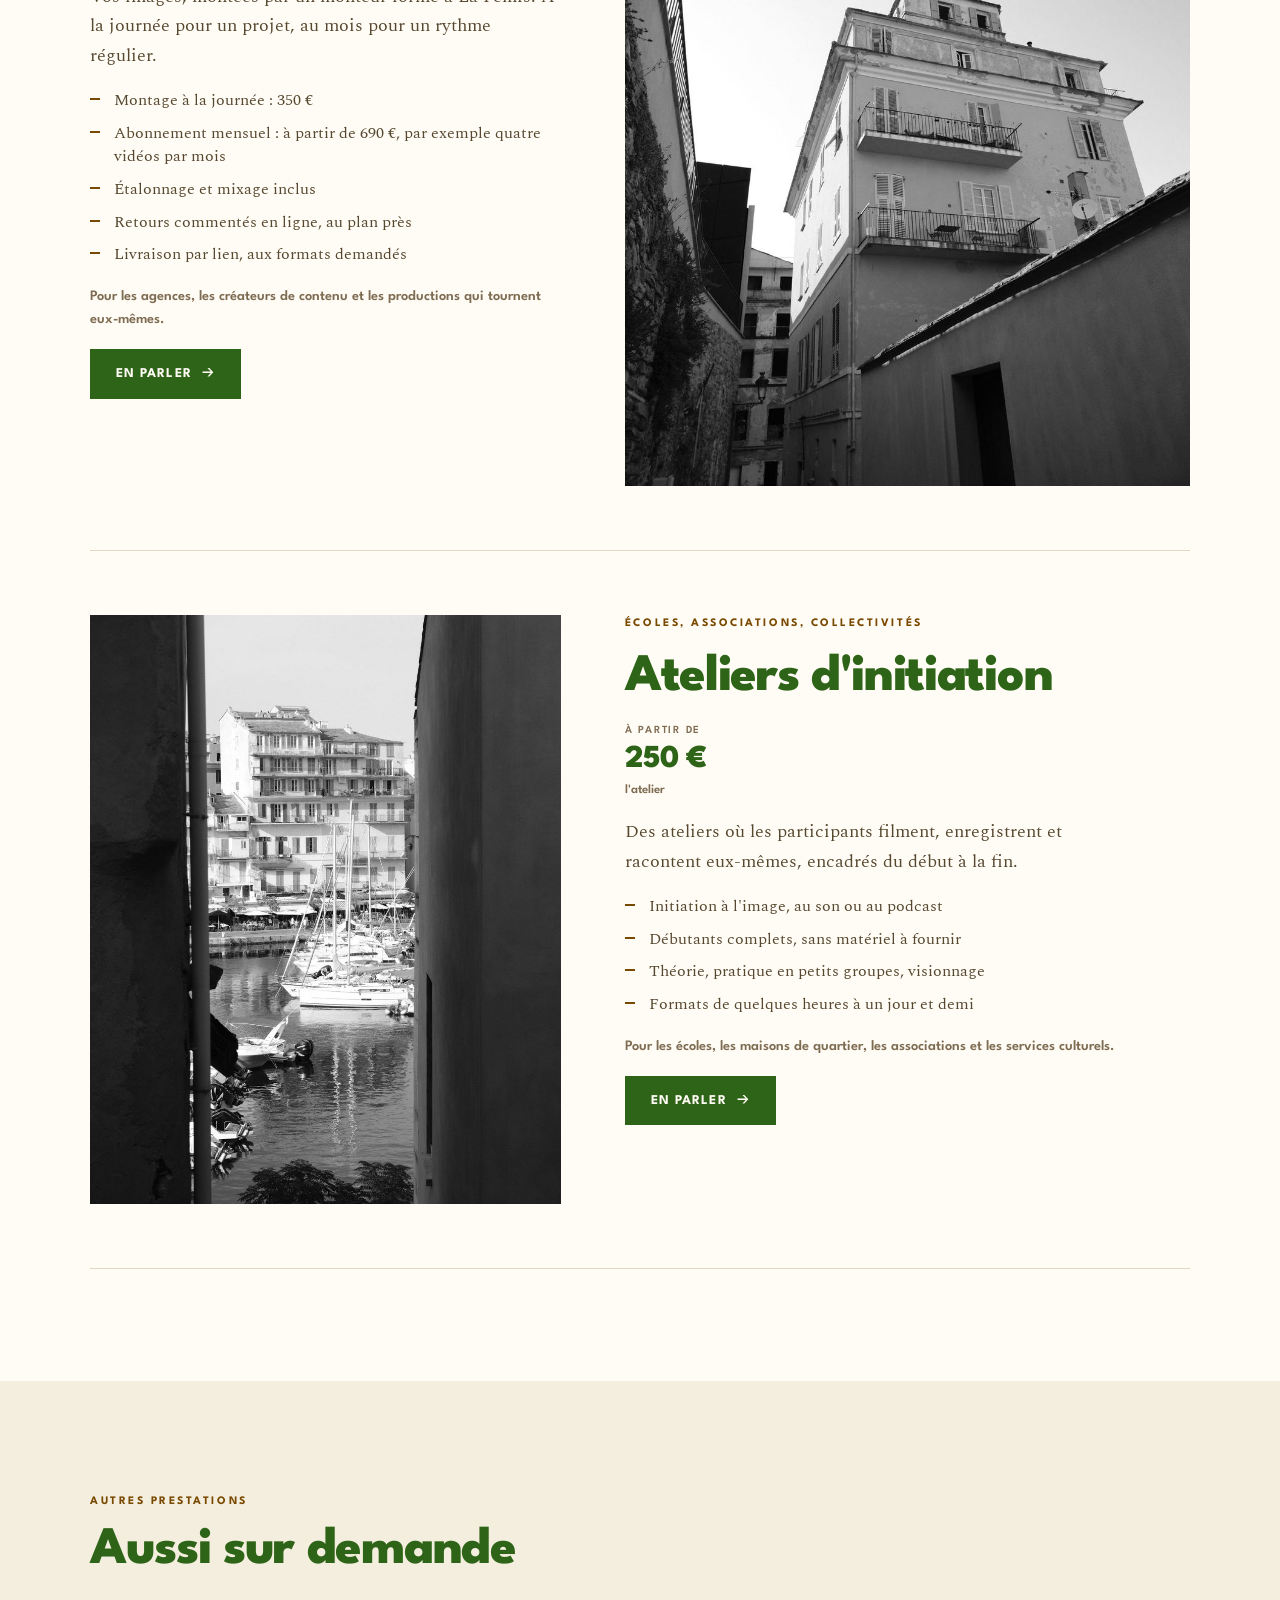
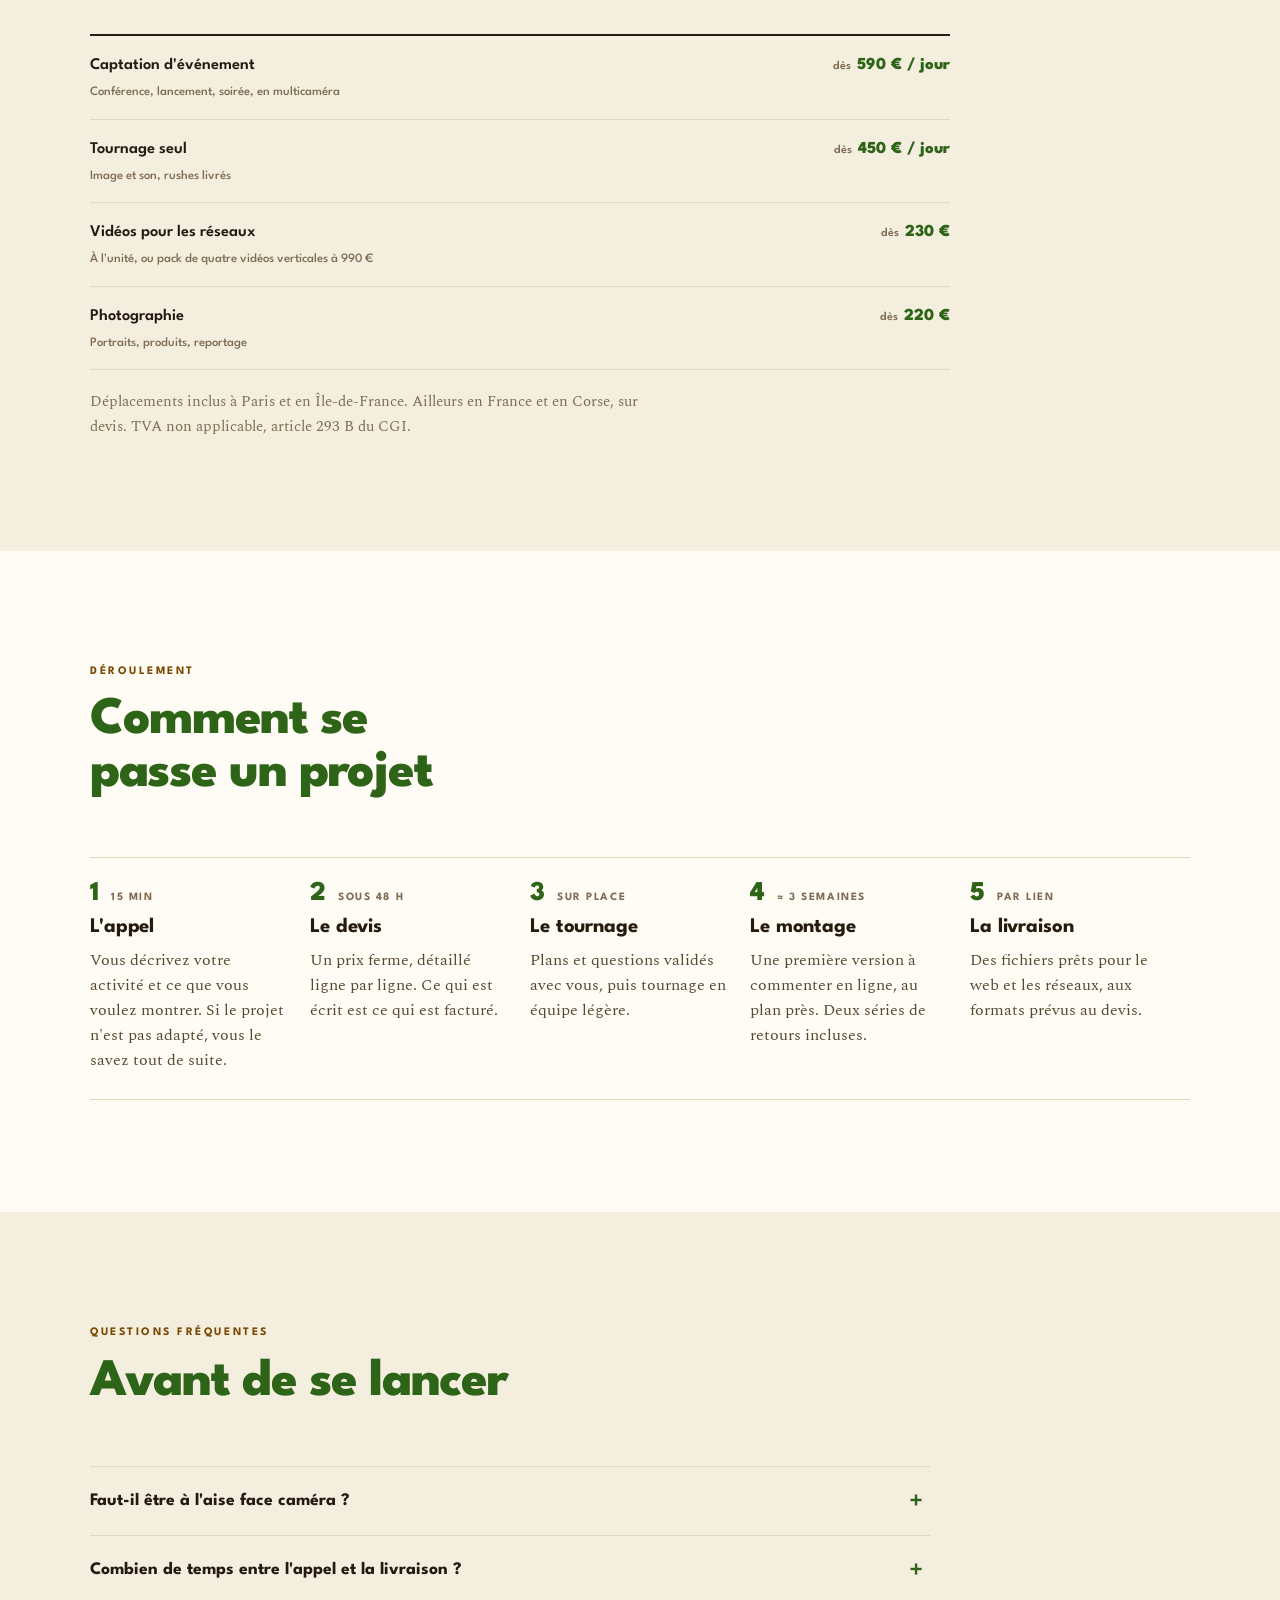
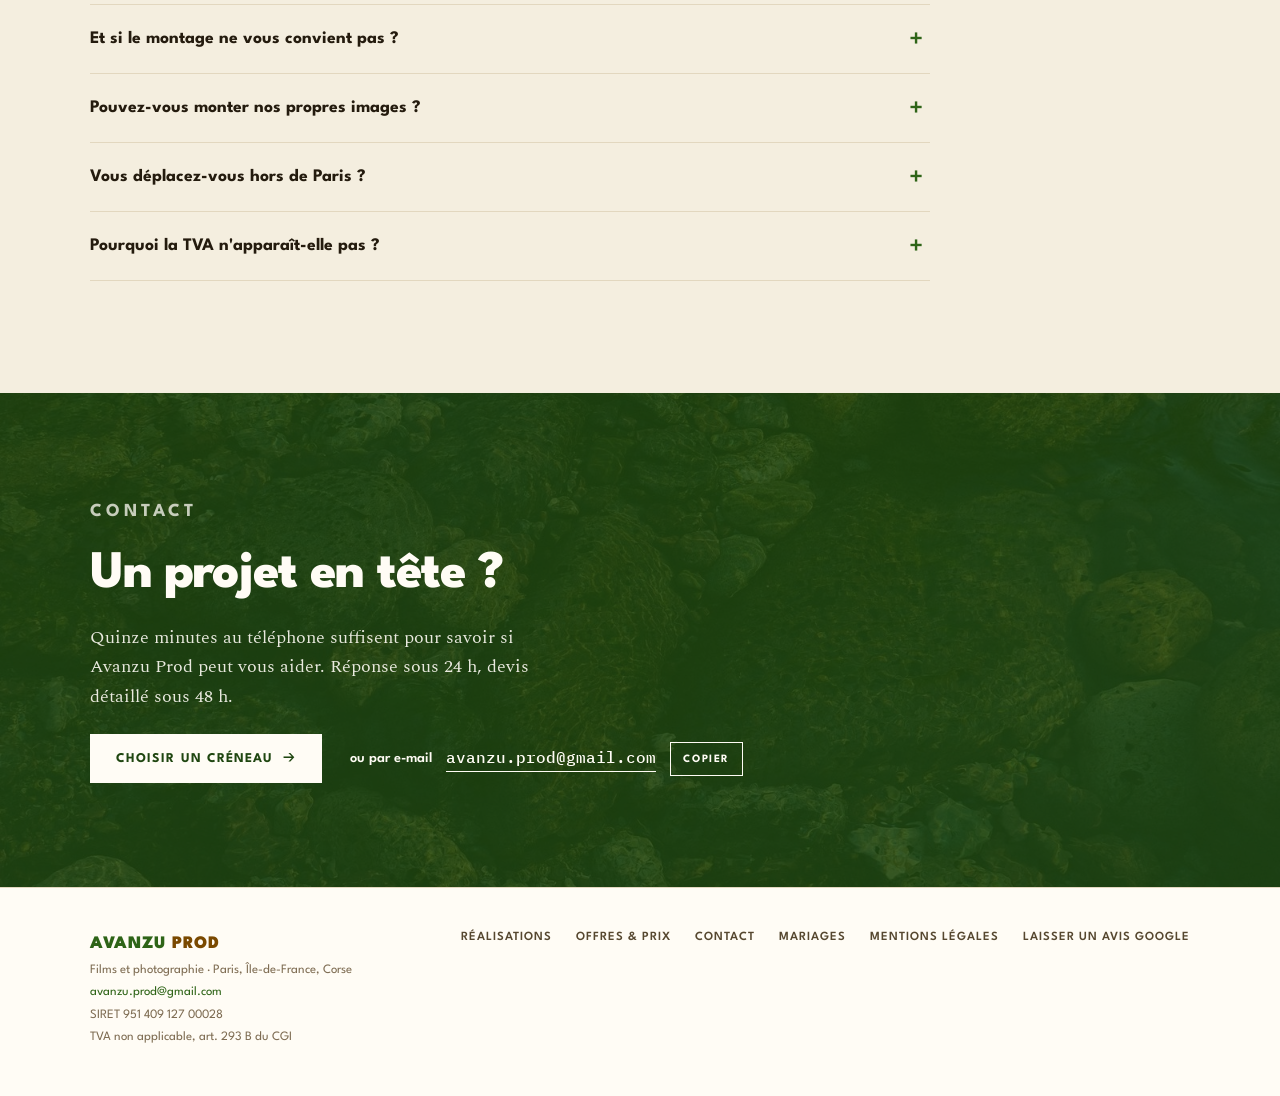
<file: offres.html>
<!doctype html>
<html lang="fr">
<head>
<meta charset="utf-8">
<meta name="viewport" content="width=device-width,initial-scale=1,viewport-fit=cover">
<title>Offres & prix — Avanzu Prod</title>
<meta name="description" content="Film de marque, montage, ateliers d'initiation : les offres et les prix de départ d'Avanzu Prod. TVA non applicable.">
<link rel="canonical" href="https://avanzuprod.fr/offres.html">
<meta property="og:type" content="website">
<meta property="og:locale" content="fr_FR">
<meta property="og:site_name" content="Avanzu Prod">
<meta property="og:title" content="Offres & prix — Avanzu Prod">
<meta property="og:description" content="Film de marque, montage, ateliers d'initiation : les offres et les prix de départ d'Avanzu Prod. TVA non applicable.">
<meta property="og:url" content="https://avanzuprod.fr/offres.html">
<meta property="og:image" content="https://avanzuprod.fr/img/og-image.jpg">
<meta name="theme-color" content="#F9D9A6">
<link rel="icon" href="data:image/svg+xml,%3Csvg xmlns='http://www.w3.org/2000/svg' viewBox='0 0 64 64'%3E%3Crect width='64' height='64' fill='%23F9D9A6'/%3E%3Ctext x='32' y='47' font-family='Arial,sans-serif' font-weight='900' font-size='42' text-anchor='middle' fill='%232E6417'%3EA%3C/text%3E%3C/svg%3E">
<link rel="preconnect" href="https://fonts.googleapis.com">
<link rel="preconnect" href="https://fonts.gstatic.com" crossorigin>
<link rel="stylesheet" href="https://fonts.googleapis.com/css2?family=League+Spartan:wght@500;600;700;800;900&family=Spectral:ital,wght@0,400;0,500;1,400&family=IBM+Plex+Mono:wght@500&display=swap">
<link rel="stylesheet" href="style.css">
</head>
<body>
<header class="top">
  <div class="w">
    <a class="logo" href="index.html">AVANZU<span>&nbsp;PROD</span></a>
    <button class="menu-btn" id="menu-btn" type="button" aria-expanded="false" aria-controls="nav">Menu</button>
    <nav class="nav" id="nav" aria-label="Navigation principale">
      <a href="realisations.html">Réalisations</a><a href="offres.html" aria-current="page">Offres & prix</a><a href="contact.html">Contact</a>
      <a class="btn" href="https://cal.com/avanzu-prod" target="_blank" rel="noopener">Réserver un appel</a>
    </nav>
  </div>
</header>

<main>
<div class="page-head photo-bg">
  <img class="bg" src="img/fond-lit.jpg" alt="" fetchpriority="high" decoding="async" width="1600" height="1000">
  <div class="w">
    <p class="eyebrow">Offres &amp; prix</p>
    <h1>Des prix affichés, sans surprise</h1>
    <p class="lede">Prix de départ, TVA non applicable. Le devis fixe le prix exact selon la durée du film, le lieu et le nombre de formats.</p>
  </div>
</div>
<section class="sec">
  <div class="w">
    <article class="feature" id="film">
      <div class="pic"><img src="img/rush-0417-4.jpg" alt="Galets au soleil dans un lit de rivière" loading="lazy" decoding="async" width="933" height="1400"></div>
      <div class="txt">
        <p class="eyebrow">Entreprises, artisans, commerces</p>
        <h2>Film de marque</h2>
        <span class="price"><small>À partir de</small><b>1 290 €</b></span>
        <p class="lede">Un film court qui montre ce que vous faites et comment vous le faites : une équipe, un atelier, un lancement.</p>
        <ul><li>Film de 60 à 90 s, ou portrait de 2 à 3 min</li><li>Préparation, repérage et questions d'entretien</li><li>Une journée de tournage sur place</li><li>Montage, étalonnage et mixage</li><li>Un format horizontal et un vertical</li><li>Deux séries de retours</li><li><strong>En option</strong> : des réels et TikTok verticaux, tournés dans la même journée et cumulables avec le film</li></ul>
        <p class="for">Pour présenter une entreprise, un savoir-faire ou un artisan.</p>
        <div><a class="btn" href="https://cal.com/avanzu-prod" target="_blank" rel="noopener">En parler <span class="ar">→</span></a></div>
      </div>
    </article>
    <article class="feature" id="montage">
      <div class="pic"><img src="img/rush-0522.jpg" alt="Façade ancienne en contre-plongée, noir et blanc" loading="lazy" decoding="async" width="933" height="1400"></div>
      <div class="txt">
        <p class="eyebrow">Agences, créateurs, productions</p>
        <h2>Montage</h2>
        <span class="price"><small>À partir de</small><b>350 €</b><i>la journée</i></span>
        <p class="lede">Vos images, montées par un monteur formé à La Fémis. À la journée pour un projet, au mois pour un rythme régulier.</p>
        <ul><li>Montage à la journée : 350 €</li><li>Abonnement mensuel : à partir de 690 €, par exemple quatre vidéos par mois</li><li>Étalonnage et mixage inclus</li><li>Retours commentés en ligne, au plan près</li><li>Livraison par lien, aux formats demandés</li></ul>
        <p class="for">Pour les agences, les créateurs de contenu et les productions qui tournent eux-mêmes.</p>
        <div><a class="btn" href="https://cal.com/avanzu-prod" target="_blank" rel="noopener">En parler <span class="ar">→</span></a></div>
      </div>
    </article>
    <article class="feature" id="ateliers">
      <div class="pic"><img src="img/rush-0524-3.jpg" alt="Port vu depuis une ruelle, noir et blanc" loading="lazy" decoding="async" width="933" height="1400"></div>
      <div class="txt">
        <p class="eyebrow">Écoles, associations, collectivités</p>
        <h2>Ateliers d'initiation</h2>
        <span class="price"><small>À partir de</small><b>250 €</b><i>l'atelier</i></span>
        <p class="lede">Des ateliers où les participants filment, enregistrent et racontent eux-mêmes, encadrés du début à la fin.</p>
        <ul><li>Initiation à l'image, au son ou au podcast</li><li>Débutants complets, sans matériel à fournir</li><li>Théorie, pratique en petits groupes, visionnage</li><li>Formats de quelques heures à un jour et demi</li></ul>
        <p class="for">Pour les écoles, les maisons de quartier, les associations et les services culturels.</p>
        <div><a class="btn" href="https://cal.com/avanzu-prod" target="_blank" rel="noopener">En parler <span class="ar">→</span></a></div>
      </div>
    </article>
  </div>
</section>
<section class="sec sand">
  <div class="w">
    <div class="head">
      <p class="eyebrow">Autres prestations</p>
      <h2>Aussi sur demande</h2>
    </div>
    <dl class="others">
      <div><dt>Captation d'événement<small>Conférence, lancement, soirée, en multicaméra</small></dt><dd><small>dès</small>590 € / jour</dd></div>
      <div><dt>Tournage seul<small>Image et son, rushes livrés</small></dt><dd><small>dès</small>450 € / jour</dd></div>
      <div><dt>Vidéos pour les réseaux<small>À l'unité, ou pack de quatre vidéos verticales à 990 €</small></dt><dd><small>dès</small>230 €</dd></div>
      <div><dt>Photographie<small>Portraits, produits, reportage</small></dt><dd><small>dès</small>220 €</dd></div>
    </dl>
    <p class="fine" style="margin-top:20px">Déplacements inclus à Paris et en Île-de-France. Ailleurs en France et en Corse, sur devis. TVA non applicable, article 293 B du CGI.</p>
  </div>
</section>
<section class="sec">
  <div class="w">
    <div class="head">
      <p class="eyebrow">Déroulement</p>
      <h2>Comment se passe un projet</h2>
    </div>
    <ol class="steps">
      <li><span class="n"><b>1</b><span>15 min</span></span><h3>L'appel</h3><p>Vous décrivez votre activité et ce que vous voulez montrer. Si le projet n'est pas adapté, vous le savez tout de suite.</p></li>
      <li><span class="n"><b>2</b><span>Sous 48 h</span></span><h3>Le devis</h3><p>Un prix ferme, détaillé ligne par ligne. Ce qui est écrit est ce qui est facturé.</p></li>
      <li><span class="n"><b>3</b><span>Sur place</span></span><h3>Le tournage</h3><p>Plans et questions validés avec vous, puis tournage en équipe légère.</p></li>
      <li><span class="n"><b>4</b><span>≈ 3 semaines</span></span><h3>Le montage</h3><p>Une première version à commenter en ligne, au plan près. Deux séries de retours incluses.</p></li>
      <li><span class="n"><b>5</b><span>Par lien</span></span><h3>La livraison</h3><p>Des fichiers prêts pour le web et les réseaux, aux formats prévus au devis.</p></li>
    </ol>
  </div>
</section>
<section class="sec sand">
  <div class="w">
    <div class="head">
      <p class="eyebrow">Questions fréquentes</p>
      <h2>Avant de se lancer</h2>
    </div>
    <div class="faq">
      <details><summary>Faut-il être à l'aise face caméra ?</summary><p>Non. Il n'y a pas de texte à apprendre : les questions sont préparées ensemble, l'échange se fait comme une conversation, et le montage garde les passages les plus naturels. Une partie du film peut aussi se faire sans parole, sur votre travail.</p></details>
      <details><summary>Combien de temps entre l'appel et la livraison ?</summary><p>Environ trois semaines de montage après le tournage pour un film de marque, dix jours pour des vidéos réseaux. Si une date est impérative, elle se fixe dès l'appel.</p></details>
      <details><summary>Et si le montage ne vous convient pas ?</summary><p>Deux séries de retours sont incluses dans chaque film. Vous commentez directement sur la vidéo, au plan près. Au-delà, le coût est annoncé avant tout travail supplémentaire.</p></details>
      <details><summary>Pouvez-vous monter nos propres images ?</summary><p>Oui. Le montage se fait à la journée, et l'abonnement mensuel convient à un besoin régulier, par exemple quatre vidéos par mois pour les réseaux.</p></details>
      <details><summary>Vous déplacez-vous hors de Paris ?</summary><p>Les déplacements à Paris et en Île-de-France sont inclus. Ailleurs en France et en Corse, les frais sont chiffrés dans le devis.</p></details>
      <details><summary>Pourquoi la TVA n'apparaît-elle pas ?</summary><p>Avanzu Prod relève du régime de la micro-entreprise : TVA non applicable, article 293 B du CGI. Le prix affiché est le prix payé.</p></details>
    </div>
  </div>
</section>
<section class="call photo-bg">
  <img class="bg" src="img/fond-galets.jpg" alt="" loading="lazy" decoding="async" width="1600" height="1000">
  <div class="w">
    <p class="eyebrow">Contact</p>
    <h2>Un projet en tête ?</h2>
    <p>Quinze minutes au téléphone suffisent pour savoir si Avanzu Prod peut vous aider. Réponse sous 24 h, devis détaillé sous 48 h.</p>
    <div class="two-ways">
      <a class="btn" href="https://cal.com/avanzu-prod" target="_blank" rel="noopener">Choisir un créneau <span class="ar">→</span></a>
      <div class="mail"><span class="lab">ou par e-mail</span><a class="addr" href="mailto:avanzu.prod@gmail.com">avanzu.prod@gmail.com</a><button class="copy" type="button">Copier</button></div>
    </div>
  </div>
</section>
</main>
<footer>
  <div class="w">
    <div>
      <a class="logo" href="index.html">AVANZU<span>&nbsp;PROD</span></a>
      <p>Films et photographie · Paris, Île-de-France, Corse<br><a href="mailto:avanzu.prod@gmail.com">avanzu.prod@gmail.com</a><br>SIRET 951 409 127 00028<br>TVA non applicable, art. 293 B du CGI</p>
    </div>
    <nav aria-label="Liens secondaires">
      <a href="realisations.html">Réalisations</a>
      <a href="offres.html">Offres &amp; prix</a>
      <a href="contact.html">Contact</a>
      <a href="mariages.html">Mariages</a>
      <a href="mentions-legales.html">Mentions légales</a>
      <a href="https://g.page/r/CUHLwOiYHUe9EBM/review" target="_blank" rel="noopener">Laisser un avis Google</a>
    </nav>
  </div>
</footer>
<div class="stick"><a class="btn" href="https://cal.com/avanzu-prod" target="_blank" rel="noopener">Réserver un appel de 15 min</a></div>
<script>window.AVZ_EMBED=true;</script>
<script>
(function(){
  var b=document.getElementById('menu-btn'),n=document.getElementById('nav');
  if(b&&n){b.addEventListener('click',function(){var o=n.classList.toggle('open');b.setAttribute('aria-expanded',o?'true':'false');b.textContent=o?'Fermer':'Menu';});}
  if(window.AVZ_EMBED){document.querySelectorAll('[data-yt]').forEach(function(a){a.addEventListener('click',function(e){e.preventDefault();var f=document.createElement('iframe');f.className='film-frame';f.src='https://www.youtube-nocookie.com/embed/'+a.getAttribute('data-yt')+'?autoplay=1&rel=0';f.title="L'Été au Village";f.allow='autoplay; encrypted-media; picture-in-picture; fullscreen';f.allowFullscreen=true;a.replaceWith(f);});});}
  document.querySelectorAll('.copy').forEach(function(c){c.addEventListener('click',function(){
    var el=c.parentNode.querySelector('.addr'),t=el.textContent;
    function sel(){var r=document.createRange();r.selectNodeContents(el);var s=getSelection();s.removeAllRanges();s.addRange(r);}
    try{navigator.clipboard.writeText(t).then(function(){c.textContent='Copié';setTimeout(function(){c.textContent='Copier';},1800);},sel);}catch(e){sel();}
  });});
})();
</script>
</body>
</html>
</file>
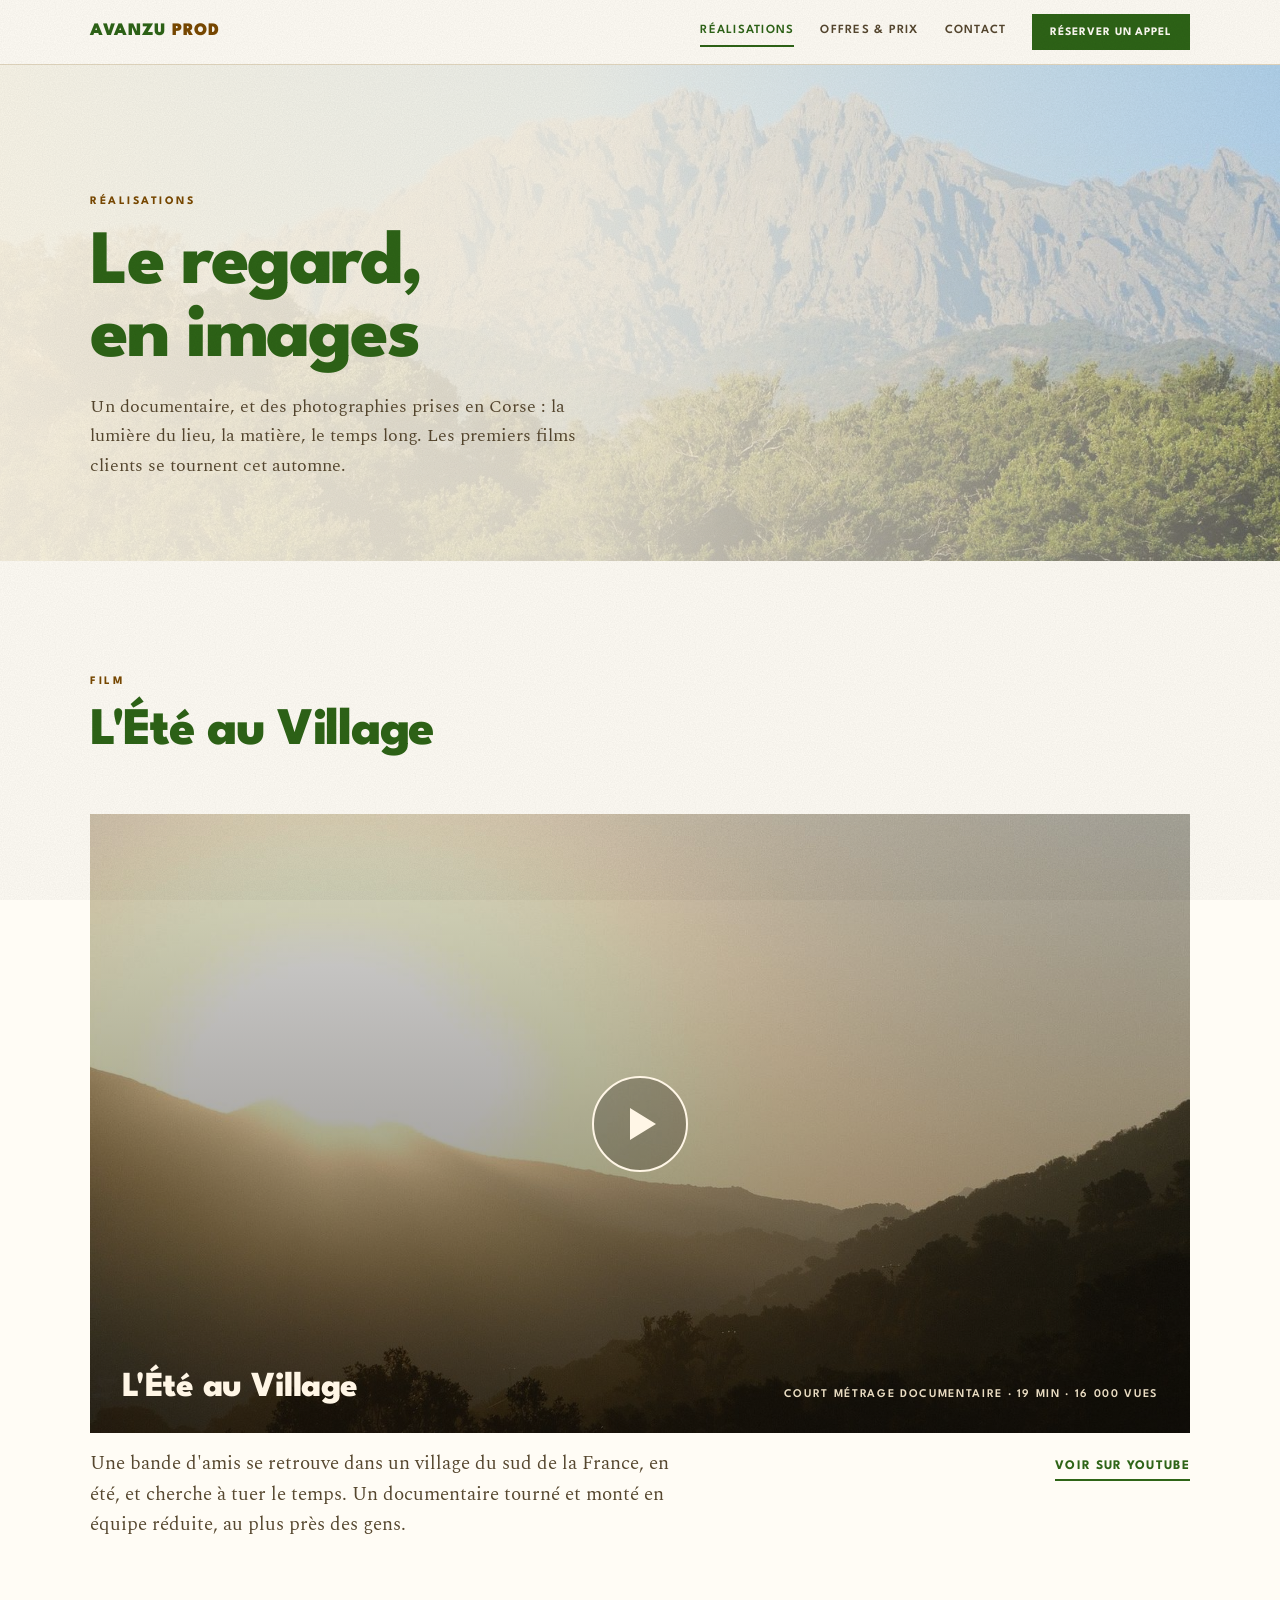
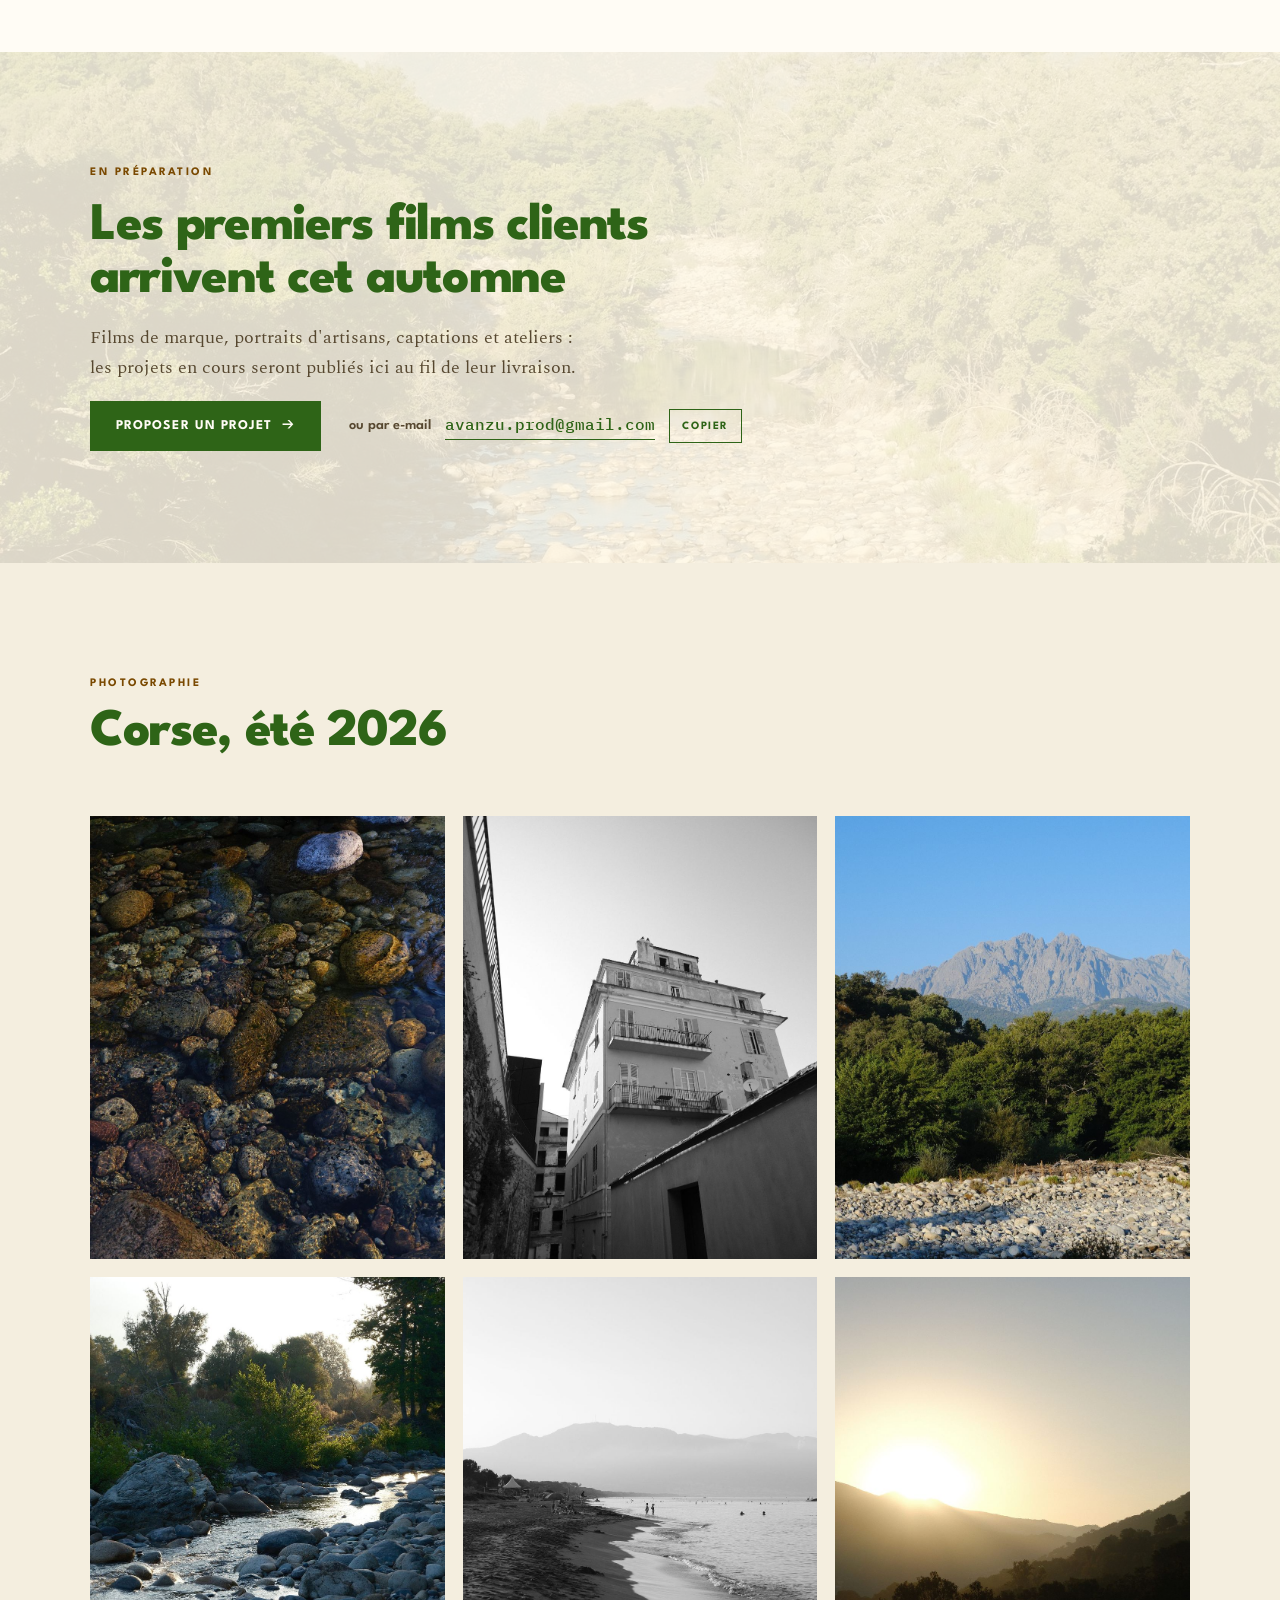
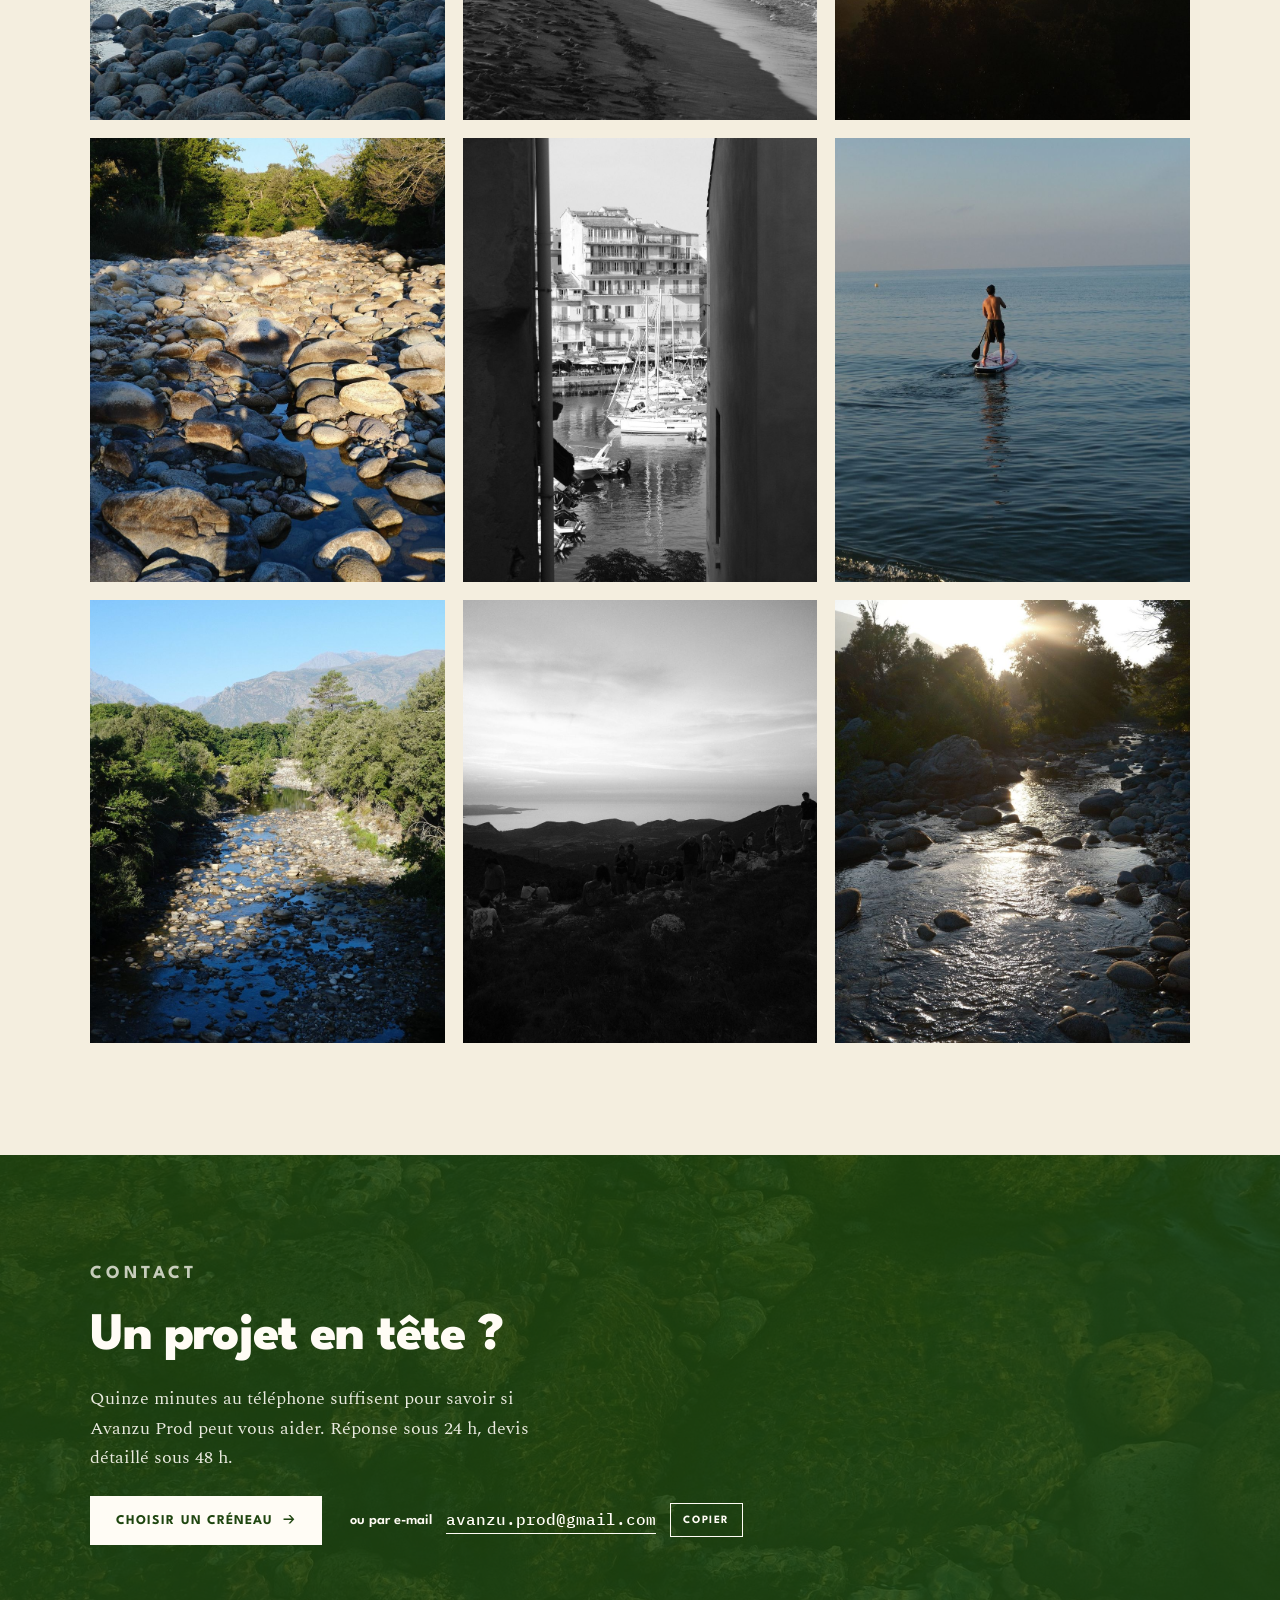
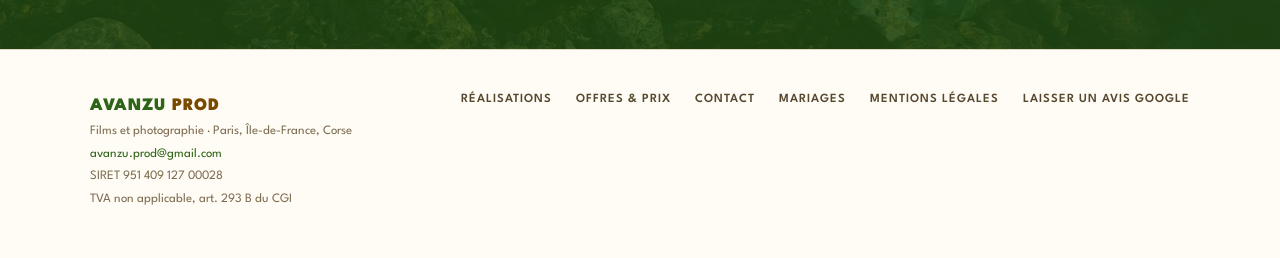
<file: realisations.html>
<!doctype html>
<html lang="fr">
<head>
<meta charset="utf-8">
<meta name="viewport" content="width=device-width,initial-scale=1,viewport-fit=cover">
<title>Réalisations — Avanzu Prod</title>
<meta name="description" content="Films et photographies d'Avanzu Prod : lumière naturelle, matière, paysages de Corse.">
<link rel="canonical" href="https://avanzuprod.fr/realisations.html">
<meta property="og:type" content="website">
<meta property="og:locale" content="fr_FR">
<meta property="og:site_name" content="Avanzu Prod">
<meta property="og:title" content="Réalisations — Avanzu Prod">
<meta property="og:description" content="Films et photographies d'Avanzu Prod : lumière naturelle, matière, paysages de Corse.">
<meta property="og:url" content="https://avanzuprod.fr/realisations.html">
<meta property="og:image" content="https://avanzuprod.fr/img/og-image.jpg">
<meta name="theme-color" content="#F9D9A6">
<link rel="icon" href="data:image/svg+xml,%3Csvg xmlns='http://www.w3.org/2000/svg' viewBox='0 0 64 64'%3E%3Crect width='64' height='64' fill='%23F9D9A6'/%3E%3Ctext x='32' y='47' font-family='Arial,sans-serif' font-weight='900' font-size='42' text-anchor='middle' fill='%232E6417'%3EA%3C/text%3E%3C/svg%3E">
<link rel="preconnect" href="https://fonts.googleapis.com">
<link rel="preconnect" href="https://fonts.gstatic.com" crossorigin>
<link rel="stylesheet" href="https://fonts.googleapis.com/css2?family=League+Spartan:wght@500;600;700;800;900&family=Spectral:ital,wght@0,400;0,500;1,400&family=IBM+Plex+Mono:wght@500&display=swap">
<link rel="stylesheet" href="style.css">
</head>
<body>
<header class="top">
  <div class="w">
    <a class="logo" href="index.html">AVANZU<span>&nbsp;PROD</span></a>
    <button class="menu-btn" id="menu-btn" type="button" aria-expanded="false" aria-controls="nav">Menu</button>
    <nav class="nav" id="nav" aria-label="Navigation principale">
      <a href="realisations.html" aria-current="page">Réalisations</a><a href="offres.html">Offres & prix</a><a href="contact.html">Contact</a>
      <a class="btn" href="https://cal.com/avanzu-prod" target="_blank" rel="noopener">Réserver un appel</a>
    </nav>
  </div>
</header>

<main>
<div class="page-head photo-bg">
  <img class="bg" src="img/fond-montagne.jpg" alt="" fetchpriority="high" decoding="async" width="1600" height="1000">
  <div class="w">
    <p class="eyebrow">Réalisations</p>
    <h1>Le regard, en images</h1>
    <p class="lede">Un documentaire, et des photographies prises en Corse : la lumière du lieu, la matière, le temps long. Les premiers films clients se tournent cet automne.</p>
  </div>
</div>
<section class="sec">
  <div class="w">
    <div class="head">
      <p class="eyebrow">Film</p>
      <h2>L'Été au Village</h2>
    </div>
    <a class="film" href="https://www.youtube.com/watch?v=5bgRZIS1aNk" target="_blank" rel="noopener" data-yt="5bgRZIS1aNk" aria-label="Regarder L'Été au Village sur YouTube">
      <img src="img/affiche-film.jpg" alt="" loading="lazy" decoding="async" width="1600" height="900">
      <span class="play" aria-hidden="true"></span>
      <span class="t"><b>L'Été au Village</b><span>Court métrage documentaire · 19 min · 16 000 vues</span></span>
    </a>
    <div class="film-note"><p>Une bande d'amis se retrouve dans un village du sud de la France, en été, et cherche à tuer le temps. Un documentaire tourné et monté en équipe réduite, au plus près des gens.</p><a class="link" href="https://www.youtube.com/watch?v=5bgRZIS1aNk" target="_blank" rel="noopener">Voir sur YouTube</a></div>
  </div>
</section>
<section class="sec veiled photo-bg soon">
  <img class="bg" src="img/fond-vallee.jpg" alt="" loading="lazy" decoding="async" width="1600" height="1000">
  <div class="w">
    <p class="eyebrow">En préparation</p>
    <h2>Les premiers films clients arrivent cet automne</h2>
    <p class="lede">Films de marque, portraits d'artisans, captations et ateliers : les projets en cours seront publiés ici au fil de leur livraison.</p>
    <div class="two-ways"><a class="btn" href="https://cal.com/avanzu-prod" target="_blank" rel="noopener">Proposer un projet <span class="ar">→</span></a><div class="mail"><span class="lab">ou par e-mail</span><a class="addr" href="mailto:avanzu.prod@gmail.com">avanzu.prod@gmail.com</a><button class="copy" type="button">Copier</button></div></div>
  </div>
</section>
<section class="sec sand">
  <div class="w">
    <div class="head">
      <p class="eyebrow">Photographie</p>
      <h2>Corse, été 2026</h2>
    </div>
    <div class="grid-img">
      <img src="img/rush-0407-3.jpg" alt="Galets dans l'eau claire" loading="lazy" decoding="async" width="933" height="1400">
      <img src="img/rush-0522.jpg" alt="Façade d'immeuble ancien en contre-plongée, noir et blanc" loading="lazy" decoding="async" width="933" height="1400">
      <img src="img/rush-0459.jpg" alt="Crête de montagne au-dessus de la forêt" loading="lazy" decoding="async" width="933" height="1400">
      <img src="img/rush-0394.jpg" alt="Rivière entre les rochers au soleil du matin" loading="lazy" decoding="async" width="933" height="1400">
      <img src="img/rush-0047-3.jpg" alt="Plage en noir et blanc au pied des montagnes" loading="lazy" decoding="async" width="933" height="1400">
      <img src="img/rush-0383-3.jpg" alt="Soleil couchant derrière une crête" loading="lazy" decoding="async" width="933" height="1400">
      <img src="img/rush-0417-4.jpg" alt="Lit de rivière asséché, galets au soleil" loading="lazy" decoding="async" width="933" height="1400">
      <img src="img/rush-0524-3.jpg" alt="Port vu depuis une ruelle, noir et blanc" loading="lazy" decoding="async" width="933" height="1400">
      <img src="img/rush-0037.jpg" alt="Silhouette sur un paddle au lever du jour" loading="lazy" decoding="async" width="933" height="1400">
      <img src="img/rush-0504-3.jpg" alt="Rivière qui serpente vers la montagne" loading="lazy" decoding="async" width="933" height="1400">
      <img src="img/rush-0642-3.jpg" alt="Crête au crépuscule, noir et blanc" loading="lazy" decoding="async" width="933" height="1400">
      <img src="img/rush-0397.jpg" alt="Rivière à contre-jour entre les rochers" loading="lazy" decoding="async" width="933" height="1400">
    </div>
  </div>
</section>
<section class="call photo-bg">
  <img class="bg" src="img/fond-galets.jpg" alt="" loading="lazy" decoding="async" width="1600" height="1000">
  <div class="w">
    <p class="eyebrow">Contact</p>
    <h2>Un projet en tête ?</h2>
    <p>Quinze minutes au téléphone suffisent pour savoir si Avanzu Prod peut vous aider. Réponse sous 24 h, devis détaillé sous 48 h.</p>
    <div class="two-ways">
      <a class="btn" href="https://cal.com/avanzu-prod" target="_blank" rel="noopener">Choisir un créneau <span class="ar">→</span></a>
      <div class="mail"><span class="lab">ou par e-mail</span><a class="addr" href="mailto:avanzu.prod@gmail.com">avanzu.prod@gmail.com</a><button class="copy" type="button">Copier</button></div>
    </div>
  </div>
</section>
</main>
<footer>
  <div class="w">
    <div>
      <a class="logo" href="index.html">AVANZU<span>&nbsp;PROD</span></a>
      <p>Films et photographie · Paris, Île-de-France, Corse<br><a href="mailto:avanzu.prod@gmail.com">avanzu.prod@gmail.com</a><br>SIRET 951 409 127 00028<br>TVA non applicable, art. 293 B du CGI</p>
    </div>
    <nav aria-label="Liens secondaires">
      <a href="realisations.html">Réalisations</a>
      <a href="offres.html">Offres &amp; prix</a>
      <a href="contact.html">Contact</a>
      <a href="mariages.html">Mariages</a>
      <a href="mentions-legales.html">Mentions légales</a>
      <a href="https://g.page/r/CUHLwOiYHUe9EBM/review" target="_blank" rel="noopener">Laisser un avis Google</a>
    </nav>
  </div>
</footer>
<div class="stick"><a class="btn" href="https://cal.com/avanzu-prod" target="_blank" rel="noopener">Réserver un appel de 15 min</a></div>
<script>window.AVZ_EMBED=true;</script>
<script>
(function(){
  var b=document.getElementById('menu-btn'),n=document.getElementById('nav');
  if(b&&n){b.addEventListener('click',function(){var o=n.classList.toggle('open');b.setAttribute('aria-expanded',o?'true':'false');b.textContent=o?'Fermer':'Menu';});}
  if(window.AVZ_EMBED){document.querySelectorAll('[data-yt]').forEach(function(a){a.addEventListener('click',function(e){e.preventDefault();var f=document.createElement('iframe');f.className='film-frame';f.src='https://www.youtube-nocookie.com/embed/'+a.getAttribute('data-yt')+'?autoplay=1&rel=0';f.title="L'Été au Village";f.allow='autoplay; encrypted-media; picture-in-picture; fullscreen';f.allowFullscreen=true;a.replaceWith(f);});});}
  document.querySelectorAll('.copy').forEach(function(c){c.addEventListener('click',function(){
    var el=c.parentNode.querySelector('.addr'),t=el.textContent;
    function sel(){var r=document.createRange();r.selectNodeContents(el);var s=getSelection();s.removeAllRanges();s.addRange(r);}
    try{navigator.clipboard.writeText(t).then(function(){c.textContent='Copié';setTimeout(function(){c.textContent='Copier';},1800);},sel);}catch(e){sel();}
  });});
})();
</script>
</body>
</html>
</file>
<file: style.css>
/* Avanzu Prod — terre et matière */
:root{
  color-scheme:light;
  --paper:#FFFCF5;
  --cream:#F9D9A6;
  --sand:#F4EEDF;
  --sage:#EAF1EC;
  --green:#2E6417;
  --green-deep:#1F4610;
  --brown:#7A4900;
  --ink:#241B0E;
  --ink-2:#56472F;
  --ink-3:#7E6C52;
  --rule:#E2D7BF;
  --on-green:#FFFCF5;
  --band:#241B0E;
  --band-ink:#F2E3C4;
  --grain:.07;
  --veil:255,248,232;
  --veil-ink:#241B0E;
  --f-display:"League Spartan","Helvetica Neue",Arial,sans-serif;
  --f-body:"Spectral",Georgia,"Times New Roman",serif;
  --f-mono:"IBM Plex Mono",ui-monospace,Menlo,monospace;
  --gut:clamp(16px,4vw,40px);
  --max:1180px;
}
@media (prefers-color-scheme:dark){
  :root:not([data-theme="light"]){
    color-scheme:dark;
    --paper:#16120B;--cream:#2A2113;--sand:#1F1910;--sage:#161D14;
    --green:#9BC97A;--green-deep:#B8DC9F;--brown:#D9A864;
    --ink:#F2E9D8;--ink-2:#CDBFA6;--ink-3:#9C8D73;--rule:#352C1E;
    --on-green:#16120B;--band:#0E0B07;--band-ink:#E6D3AE;--grain:.05;--veil:22,18,11;--veil-ink:#F2E9D8;
  }
}
:root[data-theme="dark"]{
  color-scheme:dark;
  --paper:#16120B;--cream:#2A2113;--sand:#1F1910;--sage:#161D14;
  --green:#9BC97A;--green-deep:#B8DC9F;--brown:#D9A864;
  --ink:#F2E9D8;--ink-2:#CDBFA6;--ink-3:#9C8D73;--rule:#352C1E;
  --on-green:#16120B;--band:#0E0B07;--band-ink:#E6D3AE;--grain:.05;--veil:22,18,11;--veil-ink:#F2E9D8;
}

*{box-sizing:border-box}
html{scroll-behavior:smooth}
@media (prefers-reduced-motion:reduce){html{scroll-behavior:auto}}
body{margin:0;background:var(--paper);color:var(--ink);font-family:var(--f-body);font-size:19px;line-height:1.6;-webkit-font-smoothing:antialiased;overflow-x:hidden}
/* grain de pellicule */
body::after{content:"";position:fixed;inset:0;pointer-events:none;z-index:100;opacity:var(--grain);
  background-image:url("data:image/svg+xml,%3Csvg xmlns='http://www.w3.org/2000/svg' width='160' height='160'%3E%3Cfilter id='n'%3E%3CfeTurbulence type='fractalNoise' baseFrequency='.85' numOctaves='2' stitchTiles='stitch'/%3E%3CfeColorMatrix values='0 0 0 0 0 0 0 0 0 0 0 0 0 0 0 0 0 0 .9 0'/%3E%3C/filter%3E%3Crect width='160' height='160' filter='url(%23n)'/%3E%3C/svg%3E")}
img{max-width:100%;height:auto;display:block}
a{color:var(--green);text-underline-offset:3px}
p{margin:0}
h1,h2,h3{font-family:var(--f-display);margin:0;text-wrap:balance;line-height:1}
:focus-visible{outline:2px solid var(--brown);outline-offset:3px}
.w{max-width:var(--max);margin:0 auto;padding-inline:var(--gut)}

.eyebrow{font-family:var(--f-display);font-size:.72rem;font-weight:700;letter-spacing:.22em;text-transform:uppercase;color:var(--brown)}
.rush{font-family:var(--f-mono);font-size:.7rem;letter-spacing:.06em;color:var(--ink-3);text-transform:uppercase}
.lede{font-size:1.15rem;color:var(--ink-2);max-width:56ch}

/* boutons */
.btn{display:inline-flex;align-items:center;gap:10px;font-family:var(--f-display);font-weight:700;font-size:.84rem;letter-spacing:.08em;text-transform:uppercase;text-decoration:none;padding:16px 24px 14px;border:2px solid var(--green);background:var(--green);color:var(--on-green);line-height:1;transition:background .15s,border-color .15s}
.btn:hover{background:var(--green-deep);border-color:var(--green-deep)}
.btn.line{background:transparent;color:var(--green)}
.btn.line:hover{background:var(--sage)}
.btn .ar{font-family:var(--f-body);font-size:1.15rem;text-transform:none;margin-top:-3px}
.link{font-family:var(--f-display);font-weight:700;font-size:.82rem;letter-spacing:.1em;text-transform:uppercase;text-decoration:none;border-bottom:2px solid currentColor;padding-bottom:2px}

/* en-tête */
.top{position:sticky;top:env(safe-area-inset-top,0px);z-index:50;background:var(--paper);border-bottom:1px solid var(--rule)}
.top .w{display:flex;align-items:center;justify-content:space-between;gap:20px;padding-block:14px}
.logo{font-family:var(--f-display);font-weight:900;font-size:1.1rem;letter-spacing:.05em;color:var(--green);text-decoration:none;white-space:nowrap;line-height:1}
.logo span{color:var(--brown)}
.nav{display:flex;align-items:center;gap:26px;font-family:var(--f-display);font-weight:600;font-size:.78rem;letter-spacing:.1em;text-transform:uppercase}
.nav a{color:var(--ink-2);text-decoration:none;padding-block:4px;border-bottom:2px solid transparent}
.nav a:hover{color:var(--green)}
.nav a[aria-current="page"]{color:var(--green);border-bottom-color:var(--green)}
.nav .btn{padding:11px 16px 9px;font-size:.72rem;color:var(--on-green);border-bottom:2px solid var(--green)}
.menu-btn{display:none;font:inherit;font-family:var(--f-display);font-weight:700;font-size:.78rem;letter-spacing:.12em;text-transform:uppercase;background:none;border:1px solid var(--rule);color:var(--ink);padding:9px 12px 7px;cursor:pointer}
@media (max-width:780px){
  .menu-btn{display:block}
  .nav{display:none;position:absolute;left:0;right:0;top:100%;background:var(--paper);border-bottom:1px solid var(--rule);flex-direction:column;align-items:stretch;gap:0;padding:8px var(--gut) 18px}
  .nav.open{display:flex}
  .nav a{padding:14px 0;border-bottom:1px solid var(--rule)}
  .nav a[aria-current="page"]{border-bottom-color:var(--rule)}
  .nav .btn{margin-top:14px;justify-content:center;padding:15px}
}

/* sections */
.sec{padding-block:clamp(64px,9vw,112px)}
.sec.sand{background:var(--sand)}
.sec .head{display:grid;gap:14px;margin-bottom:clamp(32px,5vw,56px)}
h2{font-weight:800;font-size:clamp(2rem,5vw,3.3rem);letter-spacing:-.025em;color:var(--green);max-width:18ch}
h3{font-weight:700;font-size:1.3rem;letter-spacing:-.005em;color:var(--ink)}

/* offres : lignes, pas des boîtes */
.offer-rows{border-top:2px solid var(--ink)}
.orow{display:grid;grid-template-columns:minmax(0,1.1fr) minmax(0,1.6fr) auto;gap:18px 40px;align-items:baseline;padding-block:28px;border-bottom:1px solid var(--rule);color:inherit;text-decoration:none}
a.orow:hover h3{color:var(--green)}
.orow .who{display:grid;gap:8px}
.orow > p{color:var(--ink-2);font-size:1.02rem;max-width:52ch}
.price{font-family:var(--f-display);display:grid;gap:4px;justify-items:end;text-align:right;white-space:nowrap}
.price small{font-size:.68rem;font-weight:600;letter-spacing:.16em;text-transform:uppercase;color:var(--ink-3)}
.price b{font-size:2rem;font-weight:800;letter-spacing:-.02em;color:var(--green);font-variant-numeric:tabular-nums;line-height:1}
.price i{font-style:normal;font-size:.8rem;font-weight:600;color:var(--ink-3)}
@media (max-width:760px){.orow{grid-template-columns:1fr}.price{justify-items:start;text-align:left}}

/* principes */
.princ{display:grid;grid-template-columns:repeat(auto-fit,minmax(min(100%,280px),1fr));gap:36px 48px}
.princ div{display:grid;gap:10px;align-content:start;padding-top:18px;border-top:2px solid var(--green)}
.princ p{color:var(--ink-2);font-size:1.02rem}
.fact{margin-top:clamp(36px,5vw,56px);font-family:var(--f-display);font-weight:600;font-size:1rem;color:var(--ink-2);display:flex;flex-wrap:wrap;gap:8px 28px}
.fact span::before{content:"";display:inline-block;width:7px;height:7px;background:var(--brown);margin-right:10px;vertical-align:2px}

/* aperçu réalisations */
.peek{display:grid;grid-template-columns:repeat(4,1fr);gap:clamp(8px,1.4vw,16px)}
.peek img{width:100%;aspect-ratio:3/4;object-fit:cover}
@media (max-width:640px){.peek{grid-template-columns:1fr 1fr}}
.row-end{display:flex;justify-content:space-between;align-items:baseline;gap:16px;flex-wrap:wrap;margin-top:24px}

/* appel final */
.call{background:var(--green);color:var(--on-green)}
.call .w{display:grid;gap:22px;padding-block:clamp(64px,9vw,104px)}
.call h2{color:var(--on-green);max-width:16ch}
.call p{font-size:1.15rem;opacity:.9;max-width:50ch}
.call .btn{background:var(--on-green);color:var(--green);border-color:var(--on-green)}
.call .btn:hover{opacity:.9;background:var(--on-green)}
.call .eyebrow{color:var(--on-green);opacity:.75}

/* pages intérieures */
.page-head{background:var(--cream);padding-block:clamp(48px,8vw,88px) clamp(36px,5vw,56px)}
.page-head .w{display:grid;gap:18px}
.page-head h1{font-weight:800;font-size:clamp(2.6rem,7vw,4.8rem);letter-spacing:-.03em;line-height:.95;color:var(--green);max-width:14ch}

/* galerie */
.gallery{columns:3 280px;column-gap:clamp(10px,1.6vw,20px)}
.gallery figure{margin:0 0 clamp(10px,1.6vw,20px);break-inside:avoid;display:grid;gap:8px}
.gallery img{width:100%;height:auto}
.gallery .crop img{aspect-ratio:1/1;object-fit:cover}
.reel{display:grid;place-items:center;text-align:center;aspect-ratio:16/9;max-width:100%;background:var(--band);color:var(--band-ink);margin-bottom:clamp(28px,4vw,44px);padding:24px;gap:10px;align-content:center}
.reel b{font-family:var(--f-display);font-size:1.1rem;letter-spacing:.04em}
.reel .rush{color:var(--band-ink);opacity:.75}

/* offres détaillées */
.feature{display:grid;grid-template-columns:minmax(0,5fr) minmax(0,6fr);gap:clamp(28px,5vw,64px);align-items:start;padding-block:clamp(40px,6vw,64px);border-bottom:1px solid var(--rule)}
.feature:first-child{padding-top:0}
.feature img{width:100%;aspect-ratio:4/5;object-fit:cover}
.feature .txt{display:grid;gap:18px;align-content:start}
.feature .price{justify-items:start;text-align:left}
.feature ul{list-style:none;margin:0;padding:0;display:grid;gap:9px;color:var(--ink-2);font-size:1.02rem}
.feature li{padding-left:1.5em;position:relative;line-height:1.45}
.feature li::before{content:"";position:absolute;left:0;top:.55em;width:10px;height:2px;background:var(--brown)}
.feature .for{font-family:var(--f-display);font-size:.9rem;font-weight:600;color:var(--ink-3)}
@media (max-width:760px){.feature{grid-template-columns:1fr}.feature img{aspect-ratio:3/2}}
.feature:nth-child(even) .pic{order:2}
@media (max-width:760px){.feature:nth-child(even) .pic{order:0}}

.others{display:grid;gap:0;border-top:2px solid var(--ink);max-width:860px}
.others div{display:flex;justify-content:space-between;align-items:baseline;gap:20px;padding-block:16px;border-bottom:1px solid var(--rule);font-family:var(--f-display)}
.others dt{font-weight:600;font-size:1.02rem}
.others dt small{display:block;font-weight:500;font-size:.8rem;color:var(--ink-3);margin-top:3px}
.others dd{margin:0;font-weight:800;color:var(--green);font-variant-numeric:tabular-nums;white-space:nowrap;font-size:1.05rem}
.others dd small{font-weight:600;color:var(--ink-3);font-size:.75rem;margin-right:6px}
.fine{font-size:.95rem;color:var(--ink-3);max-width:70ch}

.steps{list-style:none;margin:0;padding:0;display:grid;grid-template-columns:repeat(auto-fit,minmax(min(100%,200px),1fr));border-top:1px solid var(--rule)}
.steps li{padding:22px 22px 26px 0;display:grid;gap:10px;align-content:start;border-bottom:1px solid var(--rule)}
.steps .n{display:flex;align-items:baseline;gap:12px}
.steps .n b{font-family:var(--f-display);font-size:1.7rem;font-weight:800;color:var(--green);line-height:1}
.steps .n span{font-family:var(--f-display);font-weight:700;font-size:.7rem;letter-spacing:.14em;text-transform:uppercase;color:var(--ink-3)}
.steps p{font-size:.98rem;color:var(--ink-2)}

.faq{display:grid;border-top:1px solid var(--rule);max-width:840px}
.faq details{border-bottom:1px solid var(--rule)}
.faq summary{cursor:pointer;list-style:none;padding:20px 44px 20px 0;position:relative;font-family:var(--f-display);font-weight:700;font-size:1.1rem}
.faq summary::-webkit-details-marker{display:none}
.faq summary::after{content:"+";position:absolute;right:6px;top:14px;font-size:1.7rem;font-weight:500;color:var(--green)}
.faq details[open] summary::after{content:"–"}
.faq details p{padding:0 0 22px;color:var(--ink-2);font-size:1.02rem}

/* contact */
.contact-grid{display:grid;grid-template-columns:minmax(0,7fr) minmax(0,5fr);gap:clamp(32px,6vw,80px);align-items:start}
@media (max-width:820px){.contact-grid{grid-template-columns:1fr}}
.ways{display:grid;gap:0;border-top:2px solid var(--ink)}
.way{display:grid;gap:12px;padding-block:28px;border-bottom:1px solid var(--rule)}
.way p{color:var(--ink-2)}
.mail{display:flex;flex-wrap:wrap;align-items:center;gap:10px 14px}
.mail code{font-family:var(--f-mono);font-size:1rem;user-select:all;color:var(--ink)}
.copy{font:inherit;font-family:var(--f-display);font-size:.7rem;letter-spacing:.14em;text-transform:uppercase;font-weight:700;background:transparent;color:var(--green);border:1.5px solid currentColor;padding:8px 12px 6px;cursor:pointer}
.contact-grid img{width:100%;aspect-ratio:4/5;object-fit:cover}
.infos{margin:0;font-family:var(--f-display);font-size:.95rem;display:grid}
.infos div{display:flex;justify-content:space-between;gap:16px;padding-block:12px;border-bottom:1px solid var(--rule)}
.infos dt{color:var(--ink-3);font-size:.72rem;letter-spacing:.14em;text-transform:uppercase;padding-top:3px}
.infos dd{margin:0;font-weight:600;text-align:right}

/* mentions */
.legal{display:grid;gap:18px;max-width:820px}
.legal h2{font-size:1.4rem;color:var(--ink);margin-top:18px}
.legal p{color:var(--ink-2)}
.legal dl{margin:0;font-family:var(--f-display);font-size:.98rem;border-top:1px solid var(--rule)}
.legal dl div{display:grid;grid-template-columns:minmax(0,220px) 1fr;gap:4px 20px;padding-block:11px;border-bottom:1px solid var(--rule)}
.legal dt{color:var(--ink-3);font-size:.72rem;letter-spacing:.14em;text-transform:uppercase;padding-top:3px}
.legal dd{margin:0;font-weight:600}
@media (max-width:560px){.legal dl div{grid-template-columns:1fr}}

/* pied de page */
footer{background:var(--paper);border-top:1px solid var(--rule);padding-block:40px 48px}
footer .w{display:flex;flex-wrap:wrap;justify-content:space-between;gap:28px 56px}
footer p{font-family:var(--f-display);font-size:.8rem;line-height:1.75;color:var(--ink-3)}
footer nav{display:flex;flex-wrap:wrap;gap:10px 24px;font-family:var(--f-display);font-size:.78rem;font-weight:600;letter-spacing:.08em;text-transform:uppercase}
footer nav a{color:var(--ink-2);text-decoration:none}
footer nav a:hover{color:var(--green)}

/* bouton collant mobile */
.stick{display:none}
@media (max-width:700px){
  .stick{display:flex;position:fixed;left:0;right:0;bottom:0;z-index:40;padding:10px 16px calc(10px + env(safe-area-inset-bottom,0px));background:var(--paper);border-top:1px solid var(--rule)}
  .stick .btn{flex:1;justify-content:center}
  body{padding-bottom:78px}
}

/* ---- fonds photo ---- */
.photo-bg{position:relative;isolation:isolate;background:var(--paper)}
.photo-bg>.bg{position:absolute;inset:0;z-index:-2;width:100%;height:100%;object-fit:cover}
.photo-bg::before{content:"";position:absolute;inset:0;z-index:-1}

/* ouverture de l'accueil */
.hero{min-height:min(88vh,860px);display:flex;align-items:flex-end;color:var(--veil-ink)}
.hero::before{background:linear-gradient(90deg,rgba(var(--veil),.95) 0%,rgba(var(--veil),.86) 38%,rgba(var(--veil),.25) 72%,rgba(var(--veil),0) 100%)}
.hero .w{width:100%;display:grid;gap:26px;padding-block:clamp(72px,12vw,140px) clamp(48px,8vw,96px)}
.hero h1{font-weight:800;font-size:clamp(2.9rem,8.6vw,6.4rem);letter-spacing:-.035em;line-height:.9;color:var(--green);max-width:11ch}
.hero h1 em{font-family:var(--f-body);font-style:italic;font-weight:400;letter-spacing:-.02em;color:var(--brown)}
.hero .sub{font-size:clamp(1.08rem,2vw,1.28rem);max-width:44ch}
.hero .acts{display:flex;flex-wrap:wrap;gap:12px;align-items:center}
.hero .btn.line{background:rgba(var(--veil),.6)}
@media (max-width:760px){
  .hero{min-height:0}
  .hero::before{background:linear-gradient(180deg,rgba(var(--veil),.93) 0%,rgba(var(--veil),.86) 60%,rgba(var(--veil),.55) 100%)}
}

/* en-têtes de pages intérieures sur photo */
.page-head.photo-bg{background:var(--paper)}
.page-head.photo-bg::before{background:linear-gradient(90deg,rgba(var(--veil),.95) 0%,rgba(var(--veil),.85) 45%,rgba(var(--veil),.35) 100%)}
.page-head.photo-bg{padding-block:clamp(72px,11vw,128px) clamp(48px,7vw,80px)}

/* section sur photo voilée */
.sec.veiled::before{background:rgba(var(--veil),.86)}

/* tuiles d'offres : image + texte */
.tiles{display:grid;grid-template-columns:repeat(3,minmax(0,1fr));gap:clamp(12px,1.8vw,22px)}
@media (max-width:860px){.tiles{grid-template-columns:1fr}}
.tile{position:relative;isolation:isolate;display:flex;flex-direction:column;justify-content:flex-end;gap:10px;aspect-ratio:4/5;max-width:100%;padding:clamp(20px,2.4vw,30px);color:#FFF6E6;text-decoration:none;overflow:hidden;background:#241B0E}
@media (max-width:860px){.tile{aspect-ratio:5/4}}
.tile img{position:absolute;inset:0;z-index:-2;width:100%;height:100%;object-fit:cover;transition:transform .6s ease}
.tile::before{content:"";position:absolute;inset:0;z-index:-1;background:linear-gradient(180deg,rgba(20,15,8,.05) 0%,rgba(20,15,8,.35) 30%,rgba(20,15,8,.78) 55%,rgba(20,15,8,.92) 100%)}
.tile:hover img{transform:scale(1.04)}
@media (prefers-reduced-motion:reduce){.tile img{transition:none}.tile:hover img{transform:none}}
.tile .eyebrow{color:#F2C97F}
.tile h3{color:#FFF6E6;font-size:clamp(1.5rem,2.4vw,1.9rem);font-weight:800;letter-spacing:-.015em}
.tile p{font-size:1rem;color:#F1E6D0;max-width:34ch}
.tile .from{display:flex;justify-content:space-between;align-items:baseline;gap:12px;padding-top:12px;border-top:1px solid rgba(255,246,230,.35);font-family:var(--f-display);font-size:.72rem;font-weight:600;letter-spacing:.14em;text-transform:uppercase;color:#E9DCC2}
.tile .from b{font-size:1.5rem;font-weight:800;letter-spacing:-.01em;text-transform:none;color:#FFF6E6;font-variant-numeric:tabular-nums}

/* le film */
.film{position:relative;isolation:isolate;display:grid;place-items:center;aspect-ratio:16/9;max-width:100%;overflow:hidden;background:#241B0E;color:#FFF6E6;text-decoration:none}
.film img{position:absolute;inset:0;z-index:-2;width:100%;height:100%;object-fit:cover;transition:transform .8s ease}
.film::before{content:"";position:absolute;inset:0;z-index:-1;background:linear-gradient(180deg,rgba(20,15,8,.15),rgba(20,15,8,.55))}
.film:hover img{transform:scale(1.03)}
@media (prefers-reduced-motion:reduce){.film img{transition:none}.film:hover img{transform:none}}
.film .play{width:clamp(64px,8vw,96px);aspect-ratio:1;border-radius:50%;border:2px solid #FFF6E6;display:grid;place-items:center;background:rgba(20,15,8,.25)}
.film .play::after{content:"";margin-left:6px;border-left:clamp(18px,2.2vw,26px) solid #FFF6E6;border-top:clamp(11px,1.4vw,16px) solid transparent;border-bottom:clamp(11px,1.4vw,16px) solid transparent}
.film .t{position:absolute;left:clamp(16px,3vw,32px);right:clamp(16px,3vw,32px);bottom:clamp(14px,2.6vw,28px);display:flex;justify-content:space-between;align-items:flex-end;gap:12px;flex-wrap:wrap}
.film .t b{font-family:var(--f-display);font-weight:800;font-size:clamp(1.3rem,3vw,2.2rem);letter-spacing:-.015em;line-height:1}
.film .t span{font-family:var(--f-display);font-size:.74rem;font-weight:600;letter-spacing:.14em;text-transform:uppercase;color:#E9DCC2}
.film-frame{aspect-ratio:16/9;width:100%;max-width:100%;border:0;display:block;background:#000}
.film-note{display:flex;justify-content:space-between;gap:16px;flex-wrap:wrap;margin-top:16px;align-items:baseline}
.film-note p{color:var(--ink-2);max-width:60ch}

/* grille d'images régulière */
.grid-img{display:grid;grid-template-columns:repeat(3,minmax(0,1fr));gap:clamp(10px,1.6vw,18px)}
.grid-img img{width:100%;aspect-ratio:4/5;object-fit:cover}
@media (max-width:760px){.grid-img{grid-template-columns:1fr 1fr}}

/* appel final sur photo */
.call.photo-bg{background:#1F4610;color:#FFFCF5}
.call.photo-bg::before{background:rgba(31,70,16,.86)}
.call.photo-bg h2,.call.photo-bg p,.call.photo-bg .eyebrow{color:#FFFCF5}
.call.photo-bg .btn{background:#FFFCF5;color:#1F4610;border-color:#FFFCF5}

/* e-mail mis en avant */
.mail{display:flex;flex-wrap:wrap;align-items:center;gap:8px 14px;font-family:var(--f-display);font-weight:600}
.mail .lab{font-size:.9rem;color:var(--ink-2)}
.mail .addr{font-family:var(--f-mono);font-size:1rem;font-weight:500;color:var(--green);text-decoration:none;border-bottom:1.5px solid currentColor;padding-bottom:1px;user-select:all}
.hero .mail{padding-top:4px}
.hero .mail .lab{color:var(--veil-ink)}
.two-ways{display:flex;flex-wrap:wrap;align-items:center;gap:16px 28px}
.call .mail .lab,.call .mail .addr{color:#FFFCF5}
.call .copy{color:#FFFCF5;border-color:#FFFCF5}
.soon .w{display:grid;gap:18px}
.soon h2{max-width:20ch}
footer p a{color:var(--green);text-decoration:none}
</file>
